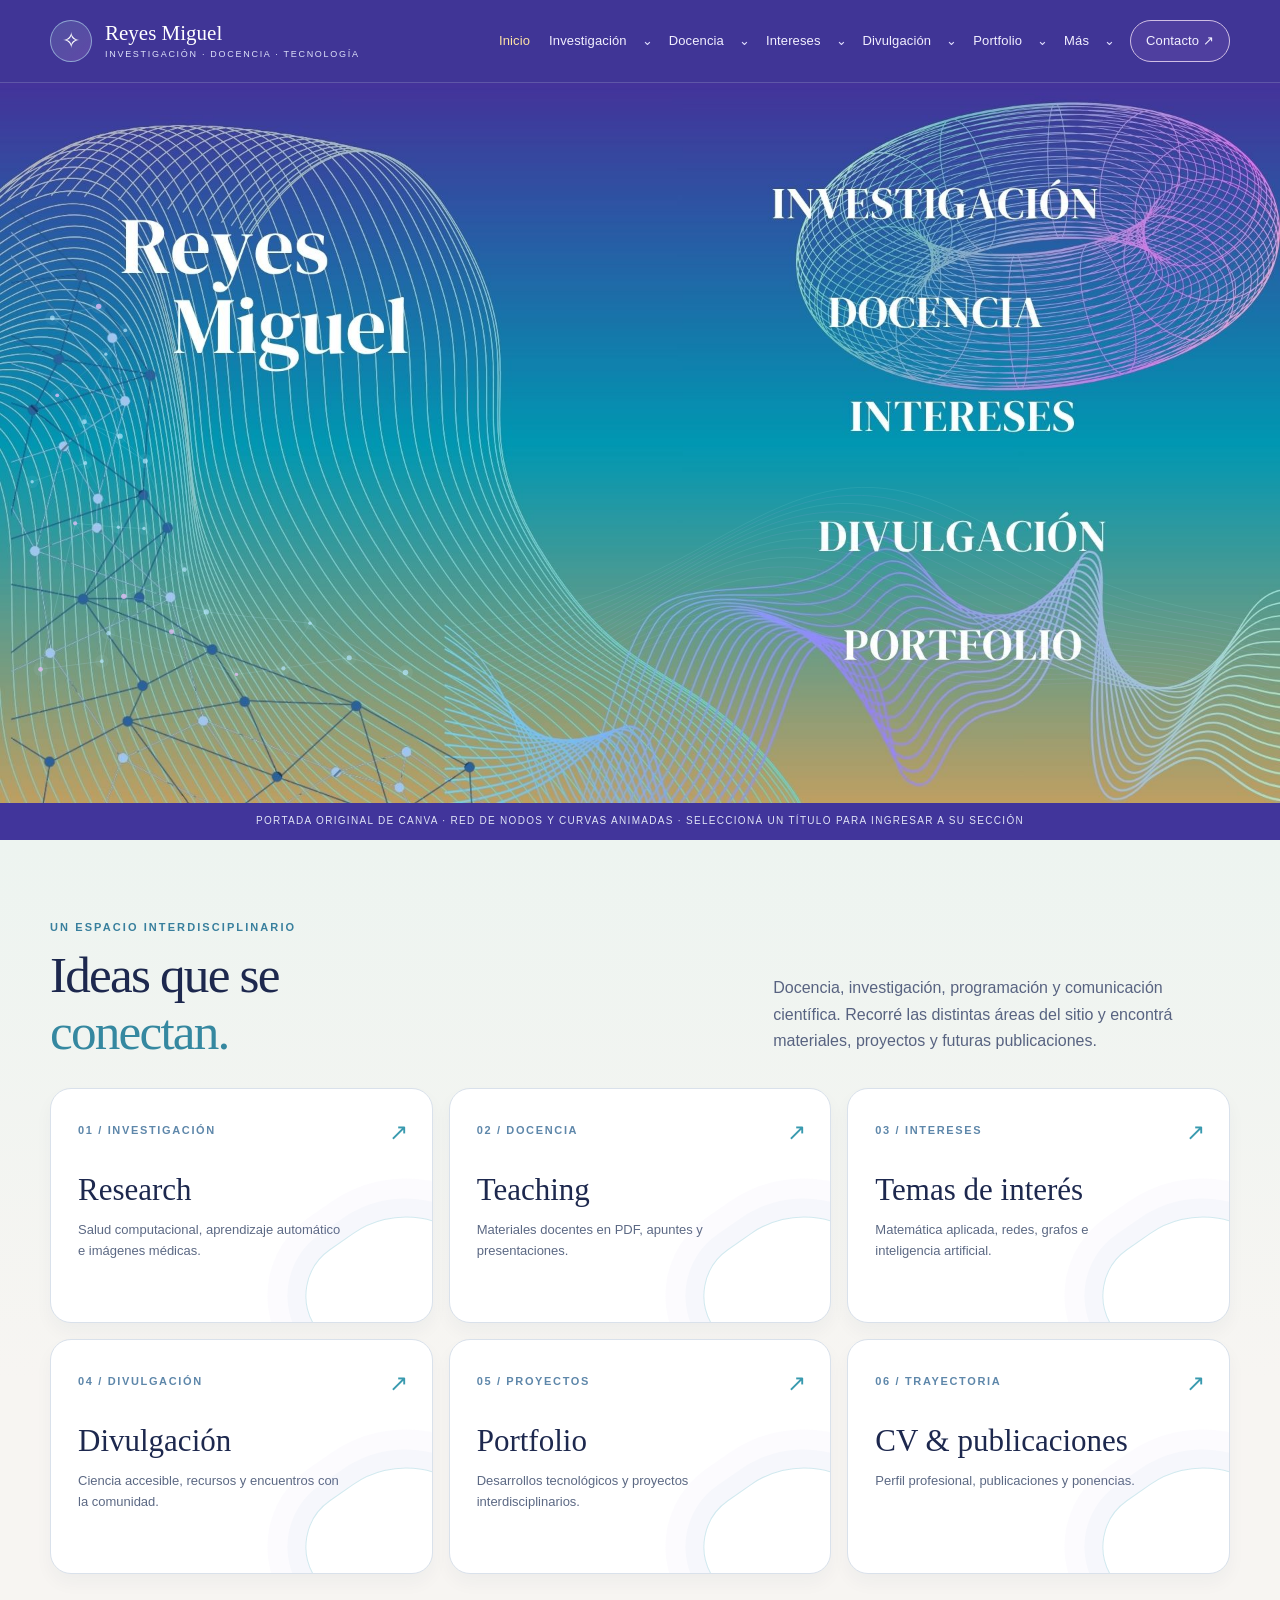
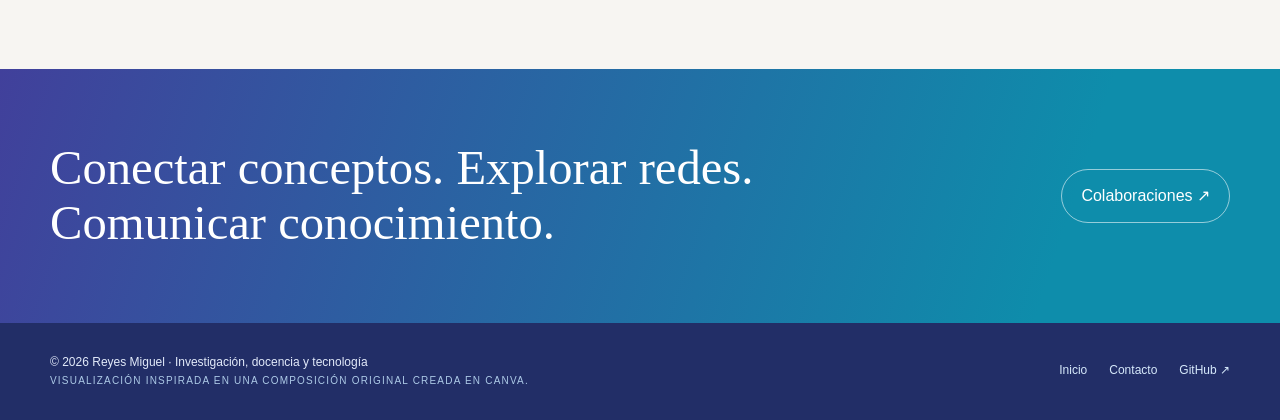
<file: index.html>
<!doctype html>
<html lang="es"><head>
<meta charset="utf-8"><meta name="viewport" content="width=device-width,initial-scale=1">
<meta name="theme-color" content="#41359b"><meta name="description" content="Sitio de Reyes Miguel: investigación, docencia, recursos, divulgación y proyectos.">
<meta property="og:type" content="website"><meta property="og:title" content="Inicio | Reyes Miguel">
<meta property="og:description" content="Sitio de Reyes Miguel: investigación, docencia, recursos, divulgación y proyectos.">
<meta property="og:image" content="assets/img/portada-webSite.jpg">
<link rel="icon" href="assets/img/favicon.svg" type="image/svg+xml">
<link rel="stylesheet" href="assets/css/styles.css">
<script defer src="assets/js/main.js"></script>
<title>Inicio | Reyes Miguel</title>
</head><body data-root="" data-page="Inicio">
<a class="skip-link" href="#main">Saltar al contenido</a>
<header class="site-header"><div class="container header-inner">
<a class="brand" href="index.html" aria-label="Reyes Miguel, volver al inicio"><span class="brand-symbol" aria-hidden="true">✧</span><span class="brand-copy">Reyes Miguel<small>INVESTIGACIÓN · DOCENCIA · TECNOLOGÍA</small></span></a>
<button id="menu-toggle" class="menu-toggle" type="button" aria-label="Mostrar u ocultar el menú" aria-expanded="false" aria-controls="primary-nav">☰</button>
<nav id="primary-nav" class="nav" aria-label="Navegación principal"><div class="nav-entry"><a class="nav-link" href="index.html" aria-current="page">Inicio</a></div><div class="nav-entry"><a class="nav-link" href="research.html">Investigación</a><button type="button" class="nav-trigger" aria-label="Desplegar Investigación" aria-expanded="false" aria-controls="nav-dropdown-1">⌄</button><div class="dropdown" id="nav-dropdown-1"><a href="research.html">Panorama</a><a href="research/salud/">Salud computacional</a><a href="research/IA_imagenes_medicas/">IA e imágenes médicas</a></div></div><div class="nav-entry"><a class="nav-link" href="teaching.html">Docencia</a><button type="button" class="nav-trigger" aria-label="Desplegar Docencia" aria-expanded="false" aria-controls="nav-dropdown-2">⌄</button><div class="dropdown" id="nav-dropdown-2"><a href="teaching.html">Todos los materiales</a><a href="teaching.html#materiales">Apuntes y guías</a><a href="teaching.html#materiales">Presentaciones PDF</a></div></div><div class="nav-entry"><a class="nav-link" href="intereses.html">Intereses</a><button type="button" class="nav-trigger" aria-label="Desplegar Intereses" aria-expanded="false" aria-controls="nav-dropdown-3">⌄</button><div class="dropdown" id="nav-dropdown-3"><a href="intereses.html">Áreas de interés</a><a href="intereses.html#grafos">Redes y grafos</a><a href="intereses.html#matematica">Matemática aplicada</a></div></div><div class="nav-entry"><a class="nav-link" href="divulgacion.html">Divulgación</a><button type="button" class="nav-trigger" aria-label="Desplegar Divulgación" aria-expanded="false" aria-controls="nav-dropdown-4">⌄</button><div class="dropdown" id="nav-dropdown-4"><a href="divulgacion.html">Recursos de divulgación</a><a href="conferencias.html">Conferencias y congresos</a><a href="publicaciones.html">Publicaciones</a></div></div><div class="nav-entry"><a class="nav-link" href="portfolio.html">Portfolio</a><button type="button" class="nav-trigger" aria-label="Desplegar Portfolio" aria-expanded="false" aria-controls="nav-dropdown-5">⌄</button><div class="dropdown" id="nav-dropdown-5"><a href="portfolio.html">Explorar proyectos</a><a href="portfolio.html#areas">Desarrollo de software</a><a href="portfolio.html#areas">Ciencia de datos e IA</a></div></div><div class="nav-entry"><a class="nav-link" href="cv.html">Más</a><button type="button" class="nav-trigger" aria-label="Desplegar Más" aria-expanded="false" aria-controls="nav-dropdown-6">⌄</button><div class="dropdown" id="nav-dropdown-6"><a href="cv.html">Currículum vitae</a><a href="publicaciones.html">Publicaciones</a><a href="conferencias.html">Conferencias</a><a href="contacto.html">Contacto</a></div></div><a class="nav-link nav-special" href="contacto.html">Contacto ↗</a><div class="mobile-nav-note">Elegí un título para abrir su página o la flecha para desplegar sus subsecciones.</div></nav>
</div></header>
<main id="main" class="home-main"><section class="cover" id="cover" aria-labelledby="cover-title">
<h1 class="sr-only" id="cover-title">Reyes Miguel · Investigación, docencia, intereses, divulgación y portfolio</h1>
<img class="cover-art" src="assets/img/portada-webSite.jpg" width="1920" height="1080" alt="Portada original creada en Canva: Reyes Miguel, una composición de redes y curvas geométricas en tonos violetas, azules, turquesas y ocres, con enlaces a Investigación, Docencia, Intereses, Divulgación y Portfolio." fetchpriority="high">
<canvas class="cover-canvas" id="cover-canvas" aria-hidden="true"></canvas>
<a class="cover-link" style="left:59%;top:13%;width:30%;height:10%" href="research.html" aria-label="Abrir la página de Investigación"><span class="sr-only">Investigación</span></a>
<a class="cover-link" style="left:62%;top:29%;width:26%;height:9%" href="teaching.html" aria-label="Abrir la página de Docencia"><span class="sr-only">Docencia</span></a>
<a class="cover-link" style="left:64%;top:43%;width:25%;height:9%" href="intereses.html" aria-label="Abrir la página de Intereses"><span class="sr-only">Intereses</span></a>
<a class="cover-link" style="left:62%;top:59%;width:27%;height:9%" href="divulgacion.html" aria-label="Abrir la página de Divulgación"><span class="sr-only">Divulgación</span></a>
<a class="cover-link" style="left:65%;top:75%;width:23%;height:9%" href="portfolio.html" aria-label="Abrir la página de Portfolio"><span class="sr-only">Portfolio</span></a>
</section>
<div class="cover-caption">Portada original de Canva · Red de nodos y curvas animadas · Seleccioná un título para ingresar a su sección</div>
<section class="entry-section"><div class="container"><div class="split-head"><div><div class="eyebrow">Un espacio interdisciplinario</div><h2>Ideas que se<br><span class="accent">conectan.</span></h2></div><p>Docencia, investigación, programación y comunicación científica. Recorré las distintas áreas del sitio y encontrá materiales, proyectos y futuras publicaciones.</p></div>
<div class="section-grid">
<a class="section-tile" href="research.html"><span class="tile-no">01 / INVESTIGACIÓN</span><span class="tile-arrow">↗</span><h3>Research</h3><p>Salud computacional, aprendizaje automático e imágenes médicas.</p></a>
<a class="section-tile" href="teaching.html"><span class="tile-no">02 / DOCENCIA</span><span class="tile-arrow">↗</span><h3>Teaching</h3><p>Materiales docentes en PDF, apuntes y presentaciones.</p></a>
<a class="section-tile" href="intereses.html"><span class="tile-no">03 / INTERESES</span><span class="tile-arrow">↗</span><h3>Temas de interés</h3><p>Matemática aplicada, redes, grafos e inteligencia artificial.</p></a>
<a class="section-tile" href="divulgacion.html"><span class="tile-no">04 / DIVULGACIÓN</span><span class="tile-arrow">↗</span><h3>Divulgación</h3><p>Ciencia accesible, recursos y encuentros con la comunidad.</p></a>
<a class="section-tile" href="portfolio.html"><span class="tile-no">05 / PROYECTOS</span><span class="tile-arrow">↗</span><h3>Portfolio</h3><p>Desarrollos tecnológicos y proyectos interdisciplinarios.</p></a>
<a class="section-tile" href="cv.html"><span class="tile-no">06 / TRAYECTORIA</span><span class="tile-arrow">↗</span><h3>CV & publicaciones</h3><p>Perfil profesional, publicaciones y ponencias.</p></a>
</div></div></section>
<section class="home-quote"><div class="container home-quote-inner"><p>Conectar conceptos. Explorar redes. Comunicar conocimiento.</p><a class="light-outline" href="contacto.html">Colaboraciones ↗</a></div></section></main>
<footer class="site-footer"><div class="container footer-inner"><div><div>© <span data-year></span> Reyes Miguel · Investigación, docencia y tecnología</div><div class="footer-micro">Visualización inspirada en una composición original creada en Canva.</div></div><div class="footer-links"><a href="index.html">Inicio</a><a href="contacto.html">Contacto</a><a data-github href="https://github.com/migue212852" target="_blank" rel="noopener noreferrer">GitHub ↗</a></div></div></footer>
</body></html>
</file>
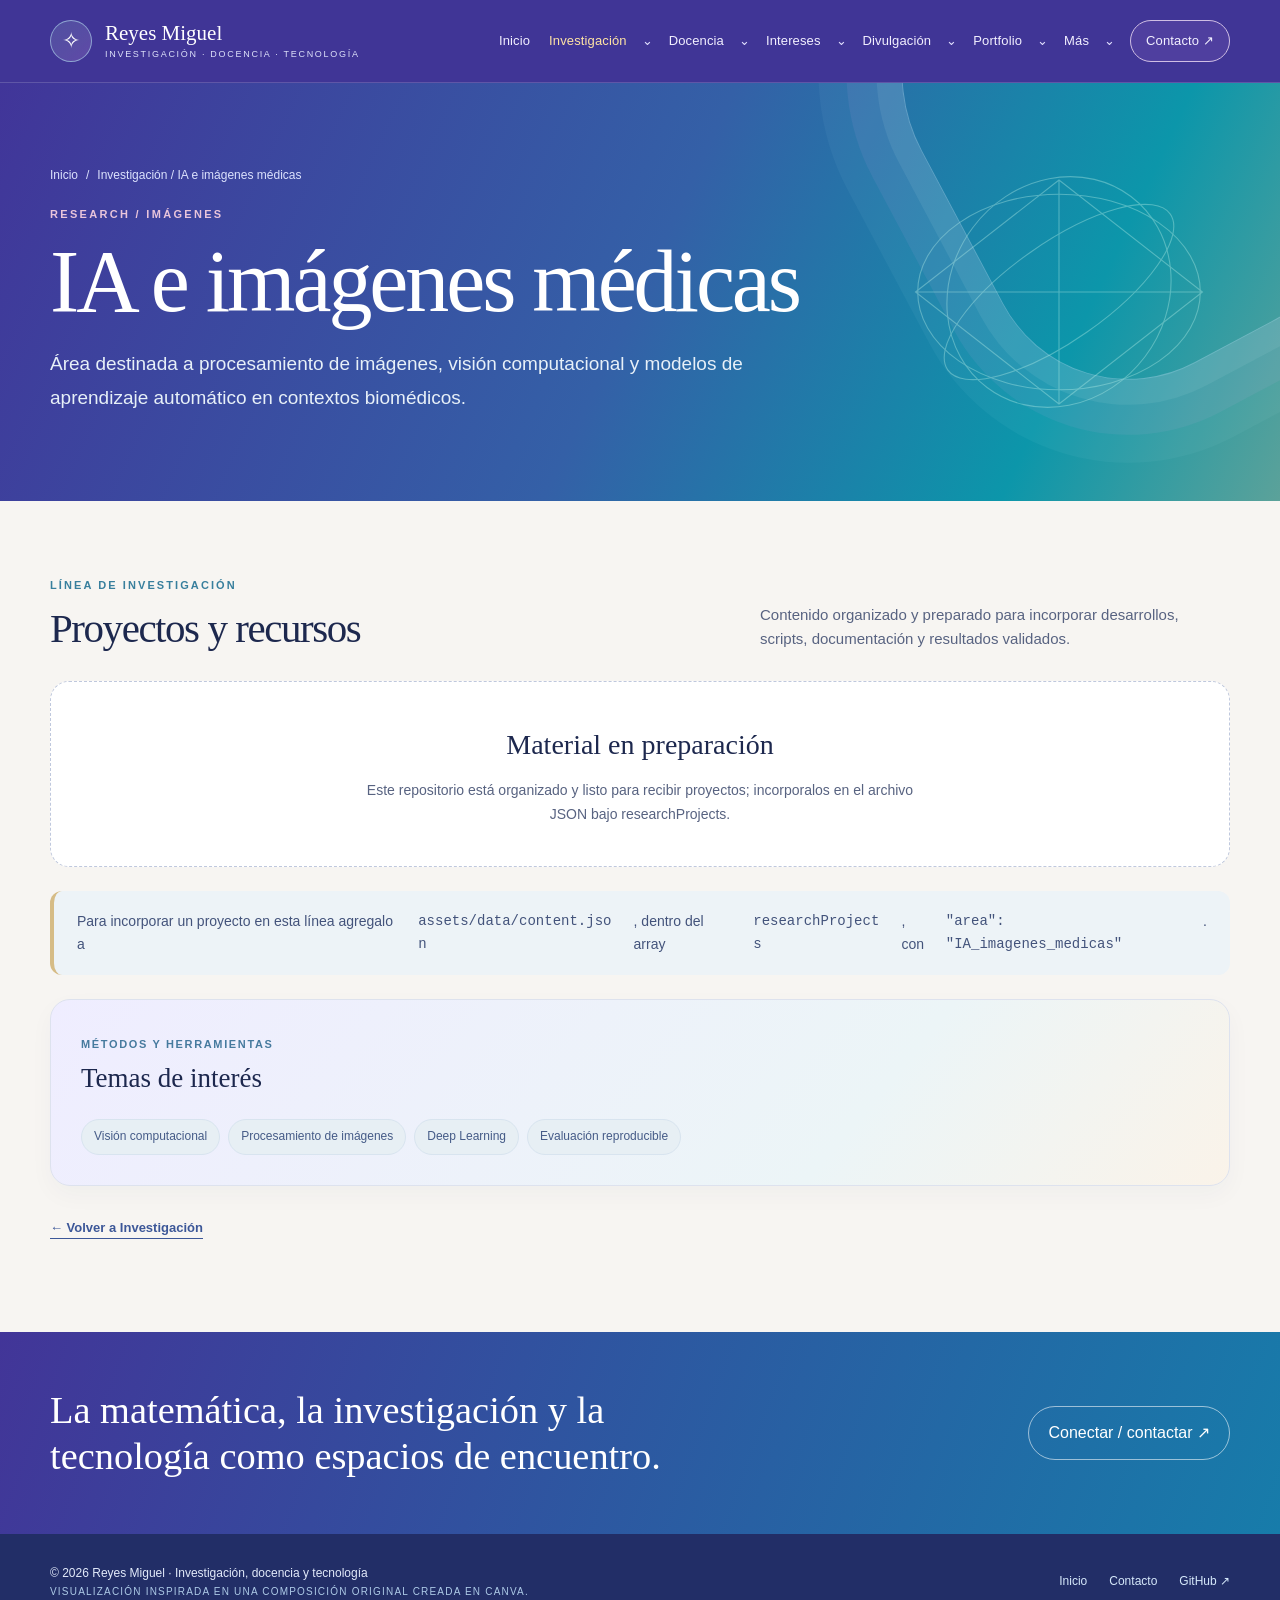
<file: research/IA_imagenes_medicas/index.html>
<!doctype html>
<html lang="es"><head>
<meta charset="utf-8"><meta name="viewport" content="width=device-width,initial-scale=1">
<meta name="theme-color" content="#41359b"><meta name="description" content="Área destinada a procesamiento de imágenes, visión computacional y modelos de aprendizaje automático en contextos biomédicos.">
<meta property="og:type" content="website"><meta property="og:title" content="IA e imágenes médicas | Reyes Miguel">
<meta property="og:description" content="Área destinada a procesamiento de imágenes, visión computacional y modelos de aprendizaje automático en contextos biomédicos.">
<meta property="og:image" content="../../assets/img/portada-webSite.jpg">
<link rel="icon" href="../../assets/img/favicon.svg" type="image/svg+xml">
<link rel="stylesheet" href="../../assets/css/styles.css">
<script defer src="../../assets/js/main.js"></script>
<title>IA e imágenes médicas | Reyes Miguel</title>
</head><body data-root="../../" data-page="Investigación" data-research-area="IA_imagenes_medicas">
<a class="skip-link" href="#main">Saltar al contenido</a>
<header class="site-header"><div class="container header-inner">
<a class="brand" href="../../index.html" aria-label="Reyes Miguel, volver al inicio"><span class="brand-symbol" aria-hidden="true">✧</span><span class="brand-copy">Reyes Miguel<small>INVESTIGACIÓN · DOCENCIA · TECNOLOGÍA</small></span></a>
<button id="menu-toggle" class="menu-toggle" type="button" aria-label="Mostrar u ocultar el menú" aria-expanded="false" aria-controls="primary-nav">☰</button>
<nav id="primary-nav" class="nav" aria-label="Navegación principal"><div class="nav-entry"><a class="nav-link" href="../../index.html">Inicio</a></div><div class="nav-entry"><a class="nav-link" href="../../research.html" aria-current="page">Investigación</a><button type="button" class="nav-trigger" aria-label="Desplegar Investigación" aria-expanded="false" aria-controls="nav-dropdown-1">⌄</button><div class="dropdown" id="nav-dropdown-1"><a href="../../research.html">Panorama</a><a href="../../research/salud/">Salud computacional</a><a href="../../research/IA_imagenes_medicas/">IA e imágenes médicas</a></div></div><div class="nav-entry"><a class="nav-link" href="../../teaching.html">Docencia</a><button type="button" class="nav-trigger" aria-label="Desplegar Docencia" aria-expanded="false" aria-controls="nav-dropdown-2">⌄</button><div class="dropdown" id="nav-dropdown-2"><a href="../../teaching.html">Todos los materiales</a><a href="../../teaching.html#materiales">Apuntes y guías</a><a href="../../teaching.html#materiales">Presentaciones PDF</a></div></div><div class="nav-entry"><a class="nav-link" href="../../intereses.html">Intereses</a><button type="button" class="nav-trigger" aria-label="Desplegar Intereses" aria-expanded="false" aria-controls="nav-dropdown-3">⌄</button><div class="dropdown" id="nav-dropdown-3"><a href="../../intereses.html">Áreas de interés</a><a href="../../intereses.html#grafos">Redes y grafos</a><a href="../../intereses.html#matematica">Matemática aplicada</a></div></div><div class="nav-entry"><a class="nav-link" href="../../divulgacion.html">Divulgación</a><button type="button" class="nav-trigger" aria-label="Desplegar Divulgación" aria-expanded="false" aria-controls="nav-dropdown-4">⌄</button><div class="dropdown" id="nav-dropdown-4"><a href="../../divulgacion.html">Recursos de divulgación</a><a href="../../conferencias.html">Conferencias y congresos</a><a href="../../publicaciones.html">Publicaciones</a></div></div><div class="nav-entry"><a class="nav-link" href="../../portfolio.html">Portfolio</a><button type="button" class="nav-trigger" aria-label="Desplegar Portfolio" aria-expanded="false" aria-controls="nav-dropdown-5">⌄</button><div class="dropdown" id="nav-dropdown-5"><a href="../../portfolio.html">Explorar proyectos</a><a href="../../portfolio.html#areas">Desarrollo de software</a><a href="../../portfolio.html#areas">Ciencia de datos e IA</a></div></div><div class="nav-entry"><a class="nav-link" href="../../cv.html">Más</a><button type="button" class="nav-trigger" aria-label="Desplegar Más" aria-expanded="false" aria-controls="nav-dropdown-6">⌄</button><div class="dropdown" id="nav-dropdown-6"><a href="../../cv.html">Currículum vitae</a><a href="../../publicaciones.html">Publicaciones</a><a href="../../conferencias.html">Conferencias</a><a href="../../contacto.html">Contacto</a></div></div><a class="nav-link nav-special" href="../../contacto.html">Contacto ↗</a><div class="mobile-nav-note">Elegí un título para abrir su página o la flecha para desplegar sus subsecciones.</div></nav>
</div></header>
<main id="main" class="page-main"><section class="interior-hero"><svg class="hero-wire" viewBox="0 0 300 230" aria-hidden="true"><g fill="none" stroke="#b7f0e8" stroke-width="1"><ellipse cx="150" cy="115" rx="130" ry="90"/><ellipse cx="150" cy="115" rx="99" ry="110" transform="rotate(37 150 115)"/><ellipse cx="150" cy="115" rx="125" ry="45" transform="rotate(-35 150 115)"/><path d="M18 115 150 12 282 115 150 218zM18 115l264 0M150 12v206"/></g></svg>
<div class="container inner-hero-content"><div class="breadcrumbs"><a href="../../index.html">Inicio</a><span> / </span><span>Investigación / IA e imágenes médicas</span></div>
<div class="inner-kicker">RESEARCH / IMÁGENES</div><h1>IA e imágenes médicas</h1><p>Área destinada a procesamiento de imágenes, visión computacional y modelos de aprendizaje automático en contextos biomédicos.</p></div></section>
<section class="content-section"><div class="container"><div class="section-title-row"><div><span class="eyebrow">Línea de investigación</span><h2>Proyectos y recursos</h2></div><p>Contenido organizado y preparado para incorporar desarrollos, scripts, documentación y resultados validados.</p></div><div id="research-project-list" class="data-list" aria-live="polite"></div><div class="info-strip">Para incorporar un proyecto en esta línea agregalo a <code>assets/data/content.json</code>, dentro del array <code>researchProjects</code>, con <code>"area": "IA_imagenes_medicas"</code>.</div>
<div class="panel panel-gradient"><span class="micro">Métodos y herramientas</span><h3>Temas de interés</h3><ul class="pill-list"><li>Visión computacional</li><li>Procesamiento de imágenes</li><li>Deep Learning</li><li>Evaluación reproducible</li></ul></div>
<div style="margin-top:28px"><a class="text-link" href="../../research.html">← Volver a Investigación</a></div></div></section><section class="page-end-cta"><div class="container page-end-cta-inner"><p>La matemática, la investigación y la tecnología como espacios de encuentro.</p><a class="light-outline" href="../../contacto.html">Conectar / contactar ↗</a></div></section></main>
<footer class="site-footer"><div class="container footer-inner"><div><div>© <span data-year></span> Reyes Miguel · Investigación, docencia y tecnología</div><div class="footer-micro">Visualización inspirada en una composición original creada en Canva.</div></div><div class="footer-links"><a href="../../index.html">Inicio</a><a href="../../contacto.html">Contacto</a><a data-github href="https://github.com/migue212852" target="_blank" rel="noopener noreferrer">GitHub ↗</a></div></div></footer>
</body></html>
</file>
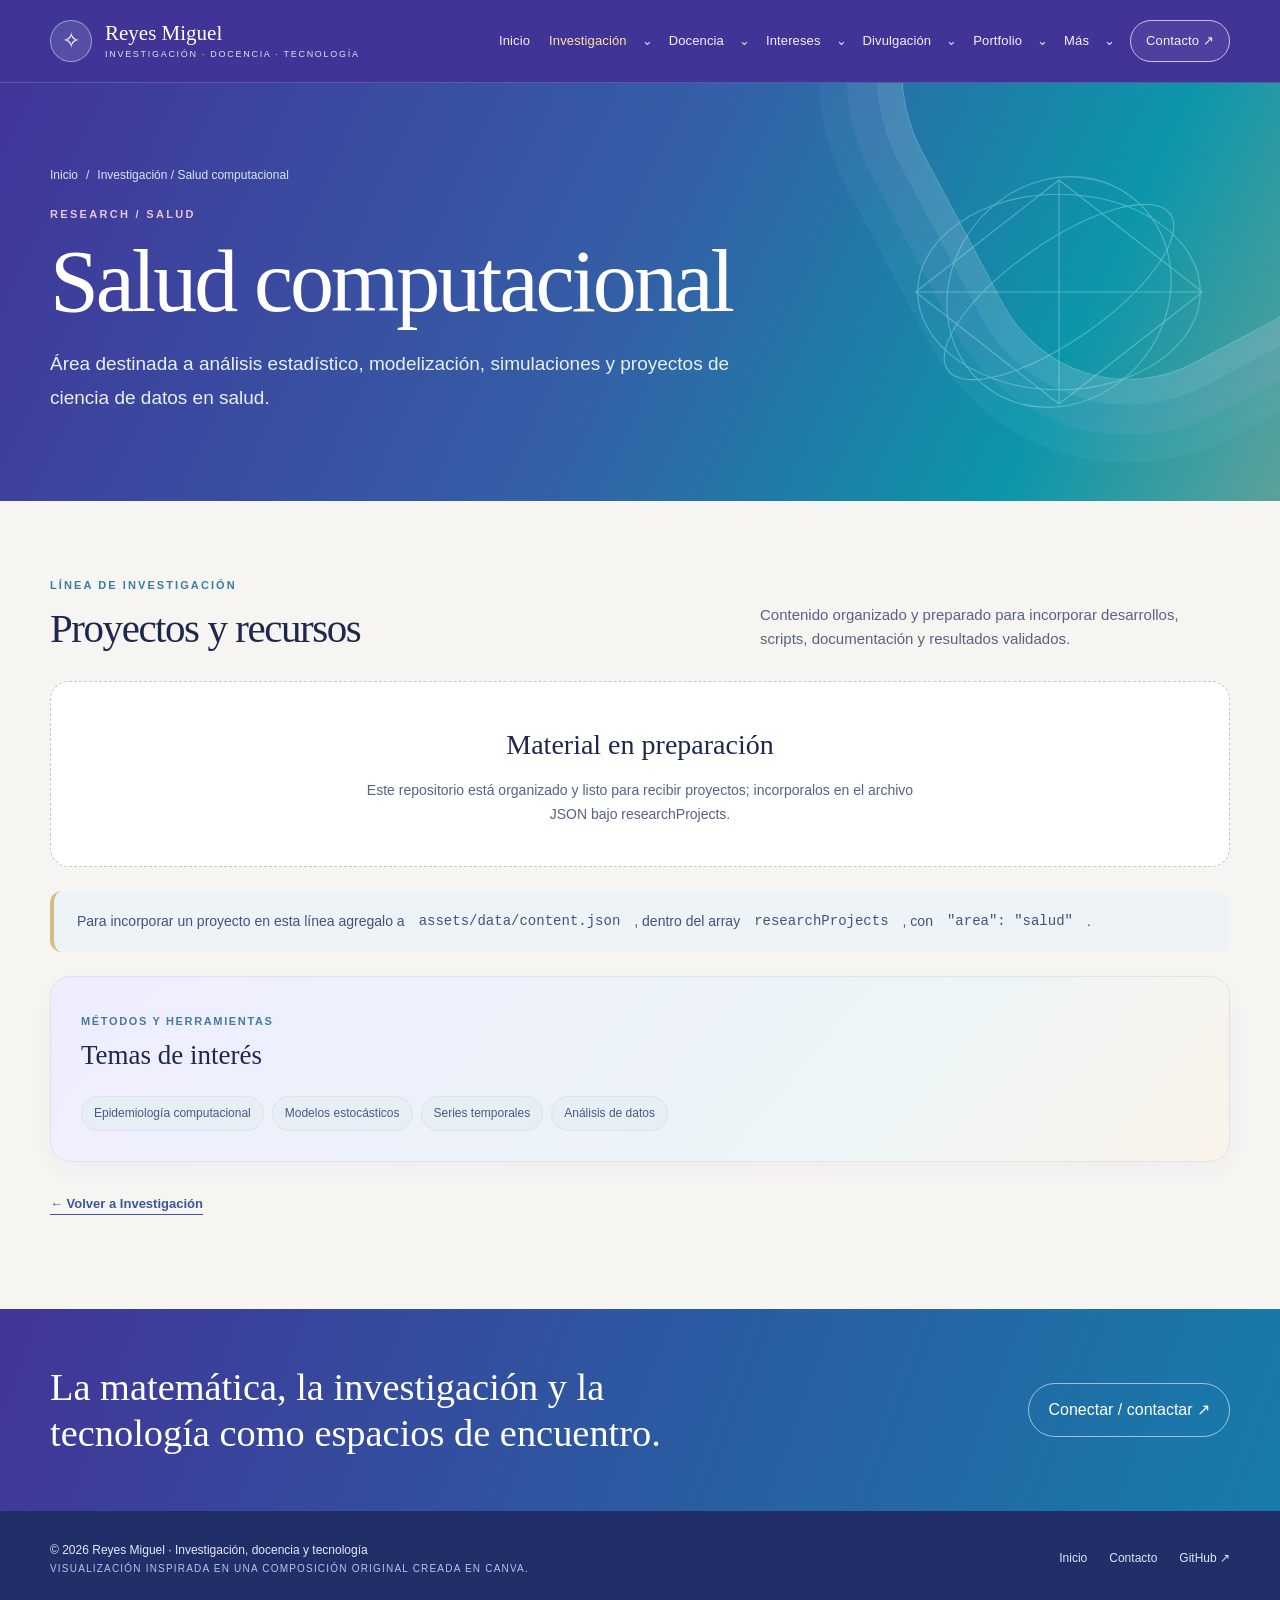
<file: research/salud/index.html>
<!doctype html>
<html lang="es"><head>
<meta charset="utf-8"><meta name="viewport" content="width=device-width,initial-scale=1">
<meta name="theme-color" content="#41359b"><meta name="description" content="Área destinada a análisis estadístico, modelización, simulaciones y proyectos de ciencia de datos en salud.">
<meta property="og:type" content="website"><meta property="og:title" content="Salud computacional | Reyes Miguel">
<meta property="og:description" content="Área destinada a análisis estadístico, modelización, simulaciones y proyectos de ciencia de datos en salud.">
<meta property="og:image" content="../../assets/img/portada-webSite.jpg">
<link rel="icon" href="../../assets/img/favicon.svg" type="image/svg+xml">
<link rel="stylesheet" href="../../assets/css/styles.css">
<script defer src="../../assets/js/main.js"></script>
<title>Salud computacional | Reyes Miguel</title>
</head><body data-root="../../" data-page="Investigación" data-research-area="salud">
<a class="skip-link" href="#main">Saltar al contenido</a>
<header class="site-header"><div class="container header-inner">
<a class="brand" href="../../index.html" aria-label="Reyes Miguel, volver al inicio"><span class="brand-symbol" aria-hidden="true">✧</span><span class="brand-copy">Reyes Miguel<small>INVESTIGACIÓN · DOCENCIA · TECNOLOGÍA</small></span></a>
<button id="menu-toggle" class="menu-toggle" type="button" aria-label="Mostrar u ocultar el menú" aria-expanded="false" aria-controls="primary-nav">☰</button>
<nav id="primary-nav" class="nav" aria-label="Navegación principal"><div class="nav-entry"><a class="nav-link" href="../../index.html">Inicio</a></div><div class="nav-entry"><a class="nav-link" href="../../research.html" aria-current="page">Investigación</a><button type="button" class="nav-trigger" aria-label="Desplegar Investigación" aria-expanded="false" aria-controls="nav-dropdown-1">⌄</button><div class="dropdown" id="nav-dropdown-1"><a href="../../research.html">Panorama</a><a href="../../research/salud/">Salud computacional</a><a href="../../research/IA_imagenes_medicas/">IA e imágenes médicas</a></div></div><div class="nav-entry"><a class="nav-link" href="../../teaching.html">Docencia</a><button type="button" class="nav-trigger" aria-label="Desplegar Docencia" aria-expanded="false" aria-controls="nav-dropdown-2">⌄</button><div class="dropdown" id="nav-dropdown-2"><a href="../../teaching.html">Todos los materiales</a><a href="../../teaching.html#materiales">Apuntes y guías</a><a href="../../teaching.html#materiales">Presentaciones PDF</a></div></div><div class="nav-entry"><a class="nav-link" href="../../intereses.html">Intereses</a><button type="button" class="nav-trigger" aria-label="Desplegar Intereses" aria-expanded="false" aria-controls="nav-dropdown-3">⌄</button><div class="dropdown" id="nav-dropdown-3"><a href="../../intereses.html">Áreas de interés</a><a href="../../intereses.html#grafos">Redes y grafos</a><a href="../../intereses.html#matematica">Matemática aplicada</a></div></div><div class="nav-entry"><a class="nav-link" href="../../divulgacion.html">Divulgación</a><button type="button" class="nav-trigger" aria-label="Desplegar Divulgación" aria-expanded="false" aria-controls="nav-dropdown-4">⌄</button><div class="dropdown" id="nav-dropdown-4"><a href="../../divulgacion.html">Recursos de divulgación</a><a href="../../conferencias.html">Conferencias y congresos</a><a href="../../publicaciones.html">Publicaciones</a></div></div><div class="nav-entry"><a class="nav-link" href="../../portfolio.html">Portfolio</a><button type="button" class="nav-trigger" aria-label="Desplegar Portfolio" aria-expanded="false" aria-controls="nav-dropdown-5">⌄</button><div class="dropdown" id="nav-dropdown-5"><a href="../../portfolio.html">Explorar proyectos</a><a href="../../portfolio.html#areas">Desarrollo de software</a><a href="../../portfolio.html#areas">Ciencia de datos e IA</a></div></div><div class="nav-entry"><a class="nav-link" href="../../cv.html">Más</a><button type="button" class="nav-trigger" aria-label="Desplegar Más" aria-expanded="false" aria-controls="nav-dropdown-6">⌄</button><div class="dropdown" id="nav-dropdown-6"><a href="../../cv.html">Currículum vitae</a><a href="../../publicaciones.html">Publicaciones</a><a href="../../conferencias.html">Conferencias</a><a href="../../contacto.html">Contacto</a></div></div><a class="nav-link nav-special" href="../../contacto.html">Contacto ↗</a><div class="mobile-nav-note">Elegí un título para abrir su página o la flecha para desplegar sus subsecciones.</div></nav>
</div></header>
<main id="main" class="page-main"><section class="interior-hero"><svg class="hero-wire" viewBox="0 0 300 230" aria-hidden="true"><g fill="none" stroke="#b7f0e8" stroke-width="1"><ellipse cx="150" cy="115" rx="130" ry="90"/><ellipse cx="150" cy="115" rx="99" ry="110" transform="rotate(37 150 115)"/><ellipse cx="150" cy="115" rx="125" ry="45" transform="rotate(-35 150 115)"/><path d="M18 115 150 12 282 115 150 218zM18 115l264 0M150 12v206"/></g></svg>
<div class="container inner-hero-content"><div class="breadcrumbs"><a href="../../index.html">Inicio</a><span> / </span><span>Investigación / Salud computacional</span></div>
<div class="inner-kicker">RESEARCH / SALUD</div><h1>Salud computacional</h1><p>Área destinada a análisis estadístico, modelización, simulaciones y proyectos de ciencia de datos en salud.</p></div></section>
<section class="content-section"><div class="container"><div class="section-title-row"><div><span class="eyebrow">Línea de investigación</span><h2>Proyectos y recursos</h2></div><p>Contenido organizado y preparado para incorporar desarrollos, scripts, documentación y resultados validados.</p></div><div id="research-project-list" class="data-list" aria-live="polite"></div><div class="info-strip">Para incorporar un proyecto en esta línea agregalo a <code>assets/data/content.json</code>, dentro del array <code>researchProjects</code>, con <code>"area": "salud"</code>.</div>
<div class="panel panel-gradient"><span class="micro">Métodos y herramientas</span><h3>Temas de interés</h3><ul class="pill-list"><li>Epidemiología computacional</li><li>Modelos estocásticos</li><li>Series temporales</li><li>Análisis de datos</li></ul></div>
<div style="margin-top:28px"><a class="text-link" href="../../research.html">← Volver a Investigación</a></div></div></section><section class="page-end-cta"><div class="container page-end-cta-inner"><p>La matemática, la investigación y la tecnología como espacios de encuentro.</p><a class="light-outline" href="../../contacto.html">Conectar / contactar ↗</a></div></section></main>
<footer class="site-footer"><div class="container footer-inner"><div><div>© <span data-year></span> Reyes Miguel · Investigación, docencia y tecnología</div><div class="footer-micro">Visualización inspirada en una composición original creada en Canva.</div></div><div class="footer-links"><a href="../../index.html">Inicio</a><a href="../../contacto.html">Contacto</a><a data-github href="https://github.com/migue212852" target="_blank" rel="noopener noreferrer">GitHub ↗</a></div></div></footer>
</body></html>
</file>
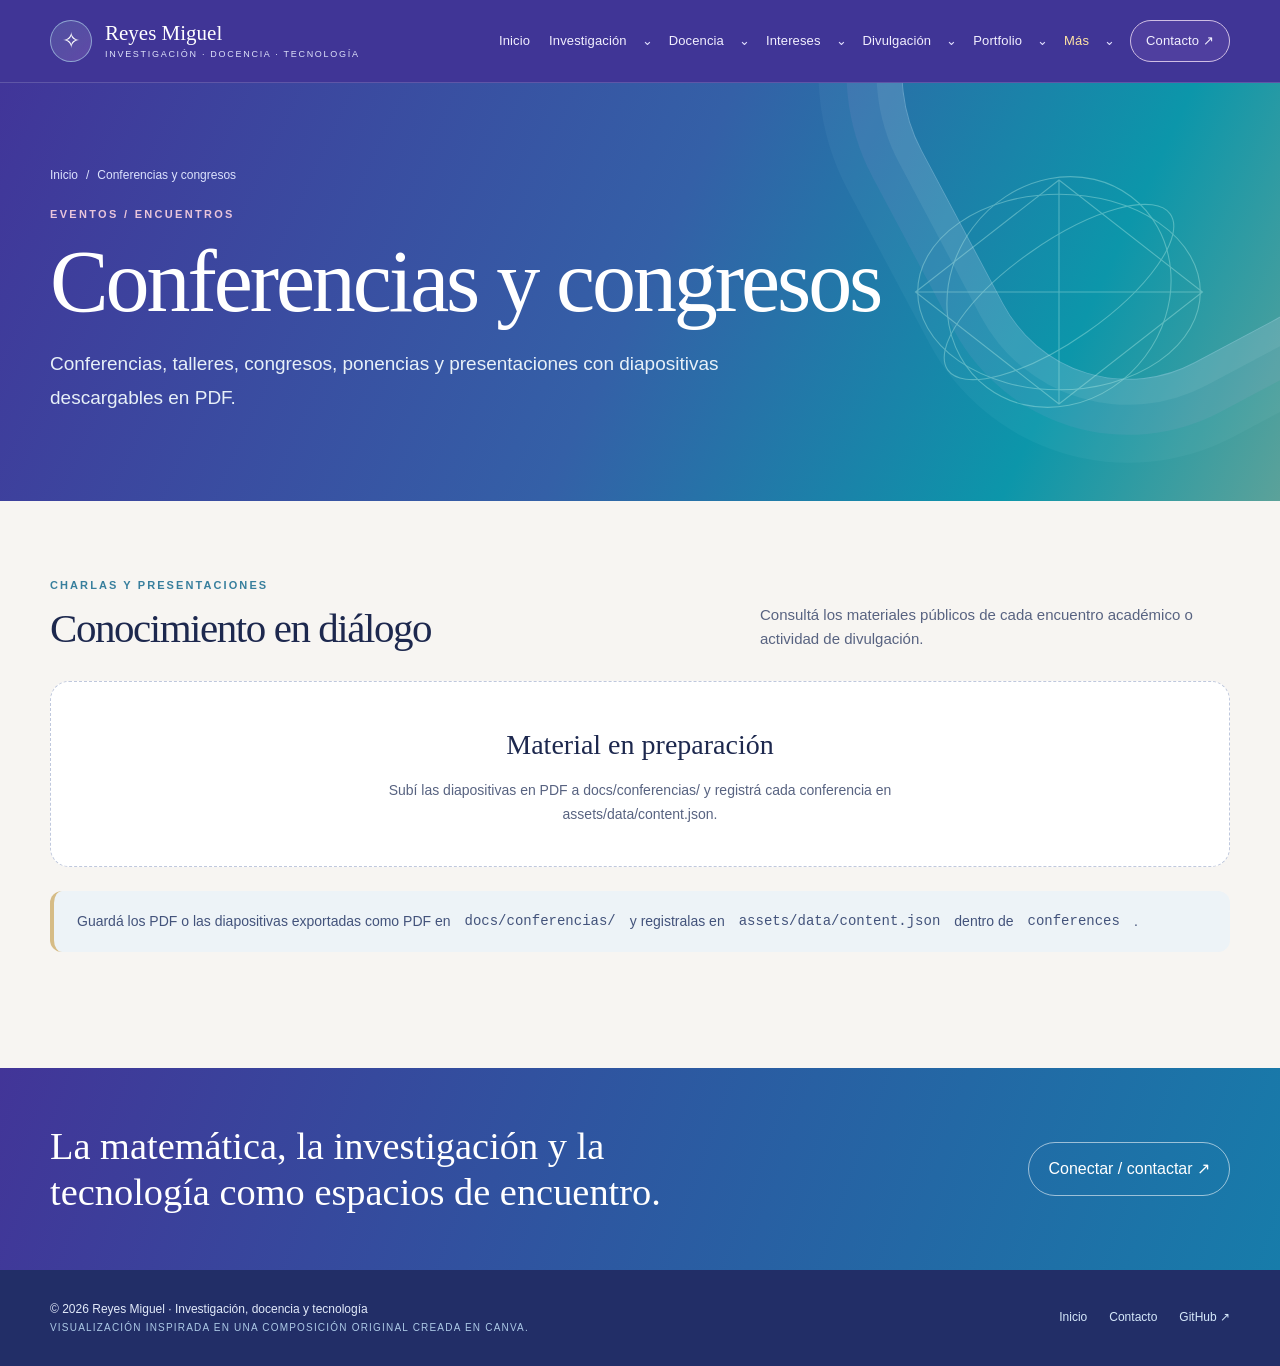
<file: conferencias.html>
<!doctype html>
<html lang="es"><head>
<meta charset="utf-8"><meta name="viewport" content="width=device-width,initial-scale=1">
<meta name="theme-color" content="#41359b"><meta name="description" content="Diapositivas en PDF, ponencias y participación en conferencias y congresos.">
<meta property="og:type" content="website"><meta property="og:title" content="Conferencias y congresos | Reyes Miguel">
<meta property="og:description" content="Diapositivas en PDF, ponencias y participación en conferencias y congresos.">
<meta property="og:image" content="assets/img/portada-webSite.jpg">
<link rel="icon" href="assets/img/favicon.svg" type="image/svg+xml">
<link rel="stylesheet" href="assets/css/styles.css">
<script defer src="assets/js/main.js"></script>
<title>Conferencias y congresos | Reyes Miguel</title>
</head><body data-root="" data-page="Conferencias">
<a class="skip-link" href="#main">Saltar al contenido</a>
<header class="site-header"><div class="container header-inner">
<a class="brand" href="index.html" aria-label="Reyes Miguel, volver al inicio"><span class="brand-symbol" aria-hidden="true">✧</span><span class="brand-copy">Reyes Miguel<small>INVESTIGACIÓN · DOCENCIA · TECNOLOGÍA</small></span></a>
<button id="menu-toggle" class="menu-toggle" type="button" aria-label="Mostrar u ocultar el menú" aria-expanded="false" aria-controls="primary-nav">☰</button>
<nav id="primary-nav" class="nav" aria-label="Navegación principal"><div class="nav-entry"><a class="nav-link" href="index.html">Inicio</a></div><div class="nav-entry"><a class="nav-link" href="research.html">Investigación</a><button type="button" class="nav-trigger" aria-label="Desplegar Investigación" aria-expanded="false" aria-controls="nav-dropdown-1">⌄</button><div class="dropdown" id="nav-dropdown-1"><a href="research.html">Panorama</a><a href="research/salud/">Salud computacional</a><a href="research/IA_imagenes_medicas/">IA e imágenes médicas</a></div></div><div class="nav-entry"><a class="nav-link" href="teaching.html">Docencia</a><button type="button" class="nav-trigger" aria-label="Desplegar Docencia" aria-expanded="false" aria-controls="nav-dropdown-2">⌄</button><div class="dropdown" id="nav-dropdown-2"><a href="teaching.html">Todos los materiales</a><a href="teaching.html#materiales">Apuntes y guías</a><a href="teaching.html#materiales">Presentaciones PDF</a></div></div><div class="nav-entry"><a class="nav-link" href="intereses.html">Intereses</a><button type="button" class="nav-trigger" aria-label="Desplegar Intereses" aria-expanded="false" aria-controls="nav-dropdown-3">⌄</button><div class="dropdown" id="nav-dropdown-3"><a href="intereses.html">Áreas de interés</a><a href="intereses.html#grafos">Redes y grafos</a><a href="intereses.html#matematica">Matemática aplicada</a></div></div><div class="nav-entry"><a class="nav-link" href="divulgacion.html">Divulgación</a><button type="button" class="nav-trigger" aria-label="Desplegar Divulgación" aria-expanded="false" aria-controls="nav-dropdown-4">⌄</button><div class="dropdown" id="nav-dropdown-4"><a href="divulgacion.html">Recursos de divulgación</a><a href="conferencias.html">Conferencias y congresos</a><a href="publicaciones.html">Publicaciones</a></div></div><div class="nav-entry"><a class="nav-link" href="portfolio.html">Portfolio</a><button type="button" class="nav-trigger" aria-label="Desplegar Portfolio" aria-expanded="false" aria-controls="nav-dropdown-5">⌄</button><div class="dropdown" id="nav-dropdown-5"><a href="portfolio.html">Explorar proyectos</a><a href="portfolio.html#areas">Desarrollo de software</a><a href="portfolio.html#areas">Ciencia de datos e IA</a></div></div><div class="nav-entry"><a class="nav-link" href="cv.html" aria-current="page">Más</a><button type="button" class="nav-trigger" aria-label="Desplegar Más" aria-expanded="false" aria-controls="nav-dropdown-6">⌄</button><div class="dropdown" id="nav-dropdown-6"><a href="cv.html">Currículum vitae</a><a href="publicaciones.html">Publicaciones</a><a href="conferencias.html">Conferencias</a><a href="contacto.html">Contacto</a></div></div><a class="nav-link nav-special" href="contacto.html">Contacto ↗</a><div class="mobile-nav-note">Elegí un título para abrir su página o la flecha para desplegar sus subsecciones.</div></nav>
</div></header>
<main id="main" class="page-main"><section class="interior-hero"><svg class="hero-wire" viewBox="0 0 300 230" aria-hidden="true"><g fill="none" stroke="#b7f0e8" stroke-width="1"><ellipse cx="150" cy="115" rx="130" ry="90"/><ellipse cx="150" cy="115" rx="99" ry="110" transform="rotate(37 150 115)"/><ellipse cx="150" cy="115" rx="125" ry="45" transform="rotate(-35 150 115)"/><path d="M18 115 150 12 282 115 150 218zM18 115l264 0M150 12v206"/></g></svg>
<div class="container inner-hero-content"><div class="breadcrumbs"><a href="index.html">Inicio</a><span> / </span><span>Conferencias y congresos</span></div>
<div class="inner-kicker">EVENTOS / ENCUENTROS</div><h1>Conferencias y congresos</h1><p>Conferencias, talleres, congresos, ponencias y presentaciones con diapositivas descargables en PDF.</p></div></section>
<section class="content-section"><div class="container"><div class="section-title-row"><div><span class="eyebrow">Charlas y presentaciones</span><h2>Conocimiento en diálogo</h2></div><p>Consultá los materiales públicos de cada encuentro académico o actividad de divulgación.</p></div><div id="conferences-list" class="data-list" aria-live="polite"></div><div class="info-strip">Guardá los PDF o las diapositivas exportadas como PDF en <code>docs/conferencias/</code> y registralas en <code>assets/data/content.json</code> dentro de <code>conferences</code>.</div></div></section><section class="page-end-cta"><div class="container page-end-cta-inner"><p>La matemática, la investigación y la tecnología como espacios de encuentro.</p><a class="light-outline" href="contacto.html">Conectar / contactar ↗</a></div></section></main>
<footer class="site-footer"><div class="container footer-inner"><div><div>© <span data-year></span> Reyes Miguel · Investigación, docencia y tecnología</div><div class="footer-micro">Visualización inspirada en una composición original creada en Canva.</div></div><div class="footer-links"><a href="index.html">Inicio</a><a href="contacto.html">Contacto</a><a data-github href="https://github.com/migue212852" target="_blank" rel="noopener noreferrer">GitHub ↗</a></div></div></footer>
</body></html>
</file>
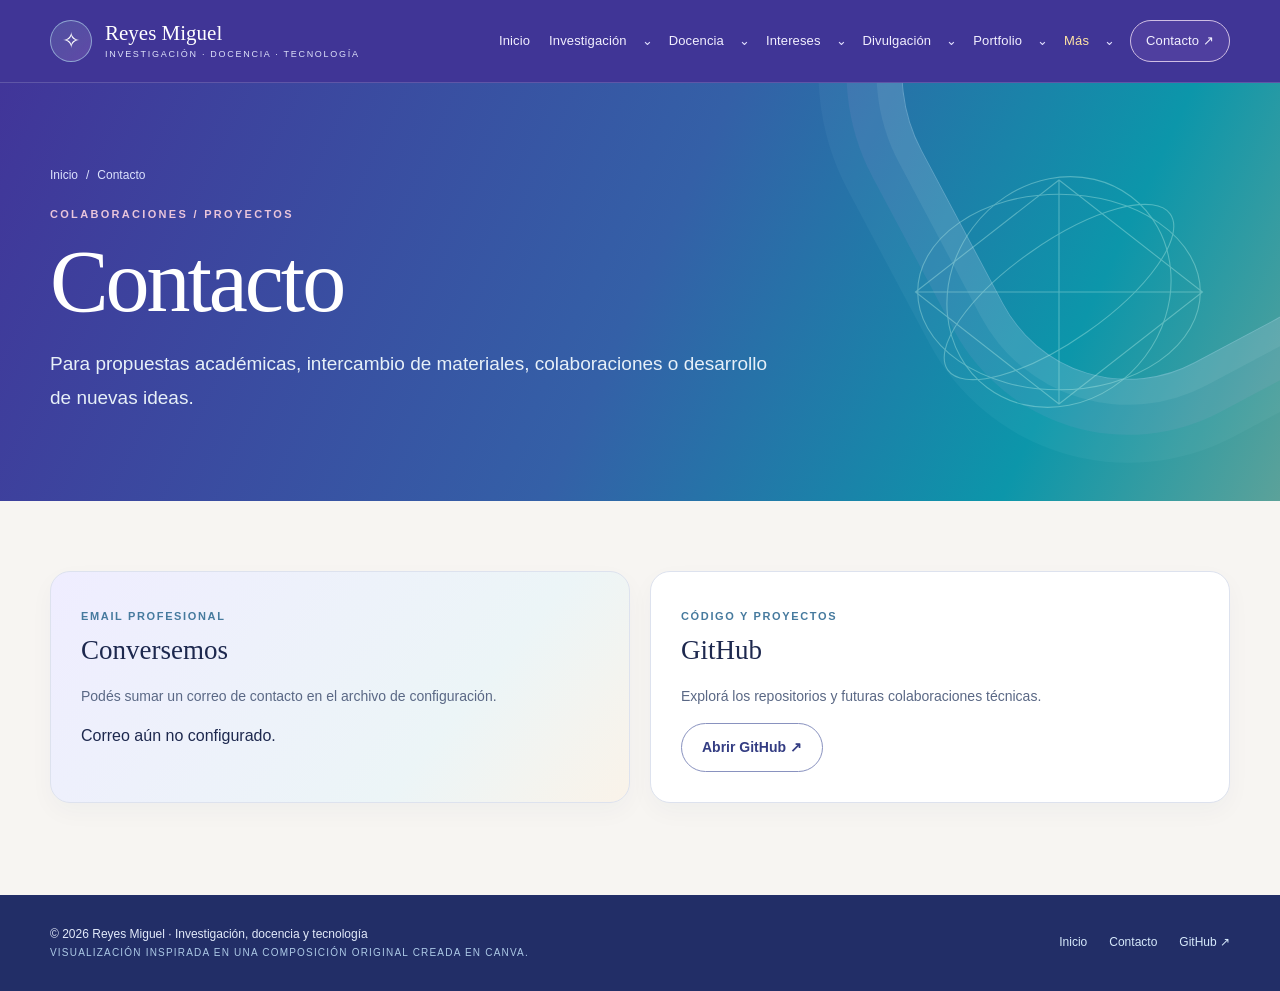
<file: contacto.html>
<!doctype html>
<html lang="es"><head>
<meta charset="utf-8"><meta name="viewport" content="width=device-width,initial-scale=1">
<meta name="theme-color" content="#41359b"><meta name="description" content="Contacto para colaboraciones en investigación, docencia y desarrollo tecnológico.">
<meta property="og:type" content="website"><meta property="og:title" content="Contacto | Reyes Miguel">
<meta property="og:description" content="Contacto para colaboraciones en investigación, docencia y desarrollo tecnológico.">
<meta property="og:image" content="assets/img/portada-webSite.jpg">
<link rel="icon" href="assets/img/favicon.svg" type="image/svg+xml">
<link rel="stylesheet" href="assets/css/styles.css">
<script defer src="assets/js/main.js"></script>
<title>Contacto | Reyes Miguel</title>
</head><body data-root="" data-page="Contacto">
<a class="skip-link" href="#main">Saltar al contenido</a>
<header class="site-header"><div class="container header-inner">
<a class="brand" href="index.html" aria-label="Reyes Miguel, volver al inicio"><span class="brand-symbol" aria-hidden="true">✧</span><span class="brand-copy">Reyes Miguel<small>INVESTIGACIÓN · DOCENCIA · TECNOLOGÍA</small></span></a>
<button id="menu-toggle" class="menu-toggle" type="button" aria-label="Mostrar u ocultar el menú" aria-expanded="false" aria-controls="primary-nav">☰</button>
<nav id="primary-nav" class="nav" aria-label="Navegación principal"><div class="nav-entry"><a class="nav-link" href="index.html">Inicio</a></div><div class="nav-entry"><a class="nav-link" href="research.html">Investigación</a><button type="button" class="nav-trigger" aria-label="Desplegar Investigación" aria-expanded="false" aria-controls="nav-dropdown-1">⌄</button><div class="dropdown" id="nav-dropdown-1"><a href="research.html">Panorama</a><a href="research/salud/">Salud computacional</a><a href="research/IA_imagenes_medicas/">IA e imágenes médicas</a></div></div><div class="nav-entry"><a class="nav-link" href="teaching.html">Docencia</a><button type="button" class="nav-trigger" aria-label="Desplegar Docencia" aria-expanded="false" aria-controls="nav-dropdown-2">⌄</button><div class="dropdown" id="nav-dropdown-2"><a href="teaching.html">Todos los materiales</a><a href="teaching.html#materiales">Apuntes y guías</a><a href="teaching.html#materiales">Presentaciones PDF</a></div></div><div class="nav-entry"><a class="nav-link" href="intereses.html">Intereses</a><button type="button" class="nav-trigger" aria-label="Desplegar Intereses" aria-expanded="false" aria-controls="nav-dropdown-3">⌄</button><div class="dropdown" id="nav-dropdown-3"><a href="intereses.html">Áreas de interés</a><a href="intereses.html#grafos">Redes y grafos</a><a href="intereses.html#matematica">Matemática aplicada</a></div></div><div class="nav-entry"><a class="nav-link" href="divulgacion.html">Divulgación</a><button type="button" class="nav-trigger" aria-label="Desplegar Divulgación" aria-expanded="false" aria-controls="nav-dropdown-4">⌄</button><div class="dropdown" id="nav-dropdown-4"><a href="divulgacion.html">Recursos de divulgación</a><a href="conferencias.html">Conferencias y congresos</a><a href="publicaciones.html">Publicaciones</a></div></div><div class="nav-entry"><a class="nav-link" href="portfolio.html">Portfolio</a><button type="button" class="nav-trigger" aria-label="Desplegar Portfolio" aria-expanded="false" aria-controls="nav-dropdown-5">⌄</button><div class="dropdown" id="nav-dropdown-5"><a href="portfolio.html">Explorar proyectos</a><a href="portfolio.html#areas">Desarrollo de software</a><a href="portfolio.html#areas">Ciencia de datos e IA</a></div></div><div class="nav-entry"><a class="nav-link" href="cv.html" aria-current="page">Más</a><button type="button" class="nav-trigger" aria-label="Desplegar Más" aria-expanded="false" aria-controls="nav-dropdown-6">⌄</button><div class="dropdown" id="nav-dropdown-6"><a href="cv.html">Currículum vitae</a><a href="publicaciones.html">Publicaciones</a><a href="conferencias.html">Conferencias</a><a href="contacto.html">Contacto</a></div></div><a class="nav-link nav-special" href="contacto.html">Contacto ↗</a><div class="mobile-nav-note">Elegí un título para abrir su página o la flecha para desplegar sus subsecciones.</div></nav>
</div></header>
<main id="main" class="page-main"><section class="interior-hero"><svg class="hero-wire" viewBox="0 0 300 230" aria-hidden="true"><g fill="none" stroke="#b7f0e8" stroke-width="1"><ellipse cx="150" cy="115" rx="130" ry="90"/><ellipse cx="150" cy="115" rx="99" ry="110" transform="rotate(37 150 115)"/><ellipse cx="150" cy="115" rx="125" ry="45" transform="rotate(-35 150 115)"/><path d="M18 115 150 12 282 115 150 218zM18 115l264 0M150 12v206"/></g></svg>
<div class="container inner-hero-content"><div class="breadcrumbs"><a href="index.html">Inicio</a><span> / </span><span>Contacto</span></div>
<div class="inner-kicker">COLABORACIONES / PROYECTOS</div><h1>Contacto</h1><p>Para propuestas académicas, intercambio de materiales, colaboraciones o desarrollo de nuevas ideas.</p></div></section>
<section class="content-section"><div class="container"><div class="two-col"><article class="panel panel-gradient"><span class="micro">Email profesional</span><h3>Conversemos</h3><p>Podés sumar un correo de contacto en el archivo de configuración.</p><div class="btn-row"><a class="btn btn-primary" data-email href="#" hidden>Enviar un correo ↗</a><span data-email-hint>Correo aún no configurado.</span></div></article><article class="panel"><span class="micro">Código y proyectos</span><h3>GitHub</h3><p>Explorá los repositorios y futuras colaboraciones técnicas.</p><a class="btn btn-secondary" data-github href="https://github.com/migue212852" target="_blank" rel="noopener noreferrer">Abrir GitHub ↗</a></article></div></div></section></main>
<footer class="site-footer"><div class="container footer-inner"><div><div>© <span data-year></span> Reyes Miguel · Investigación, docencia y tecnología</div><div class="footer-micro">Visualización inspirada en una composición original creada en Canva.</div></div><div class="footer-links"><a href="index.html">Inicio</a><a href="contacto.html">Contacto</a><a data-github href="https://github.com/migue212852" target="_blank" rel="noopener noreferrer">GitHub ↗</a></div></div></footer>
</body></html>
</file>
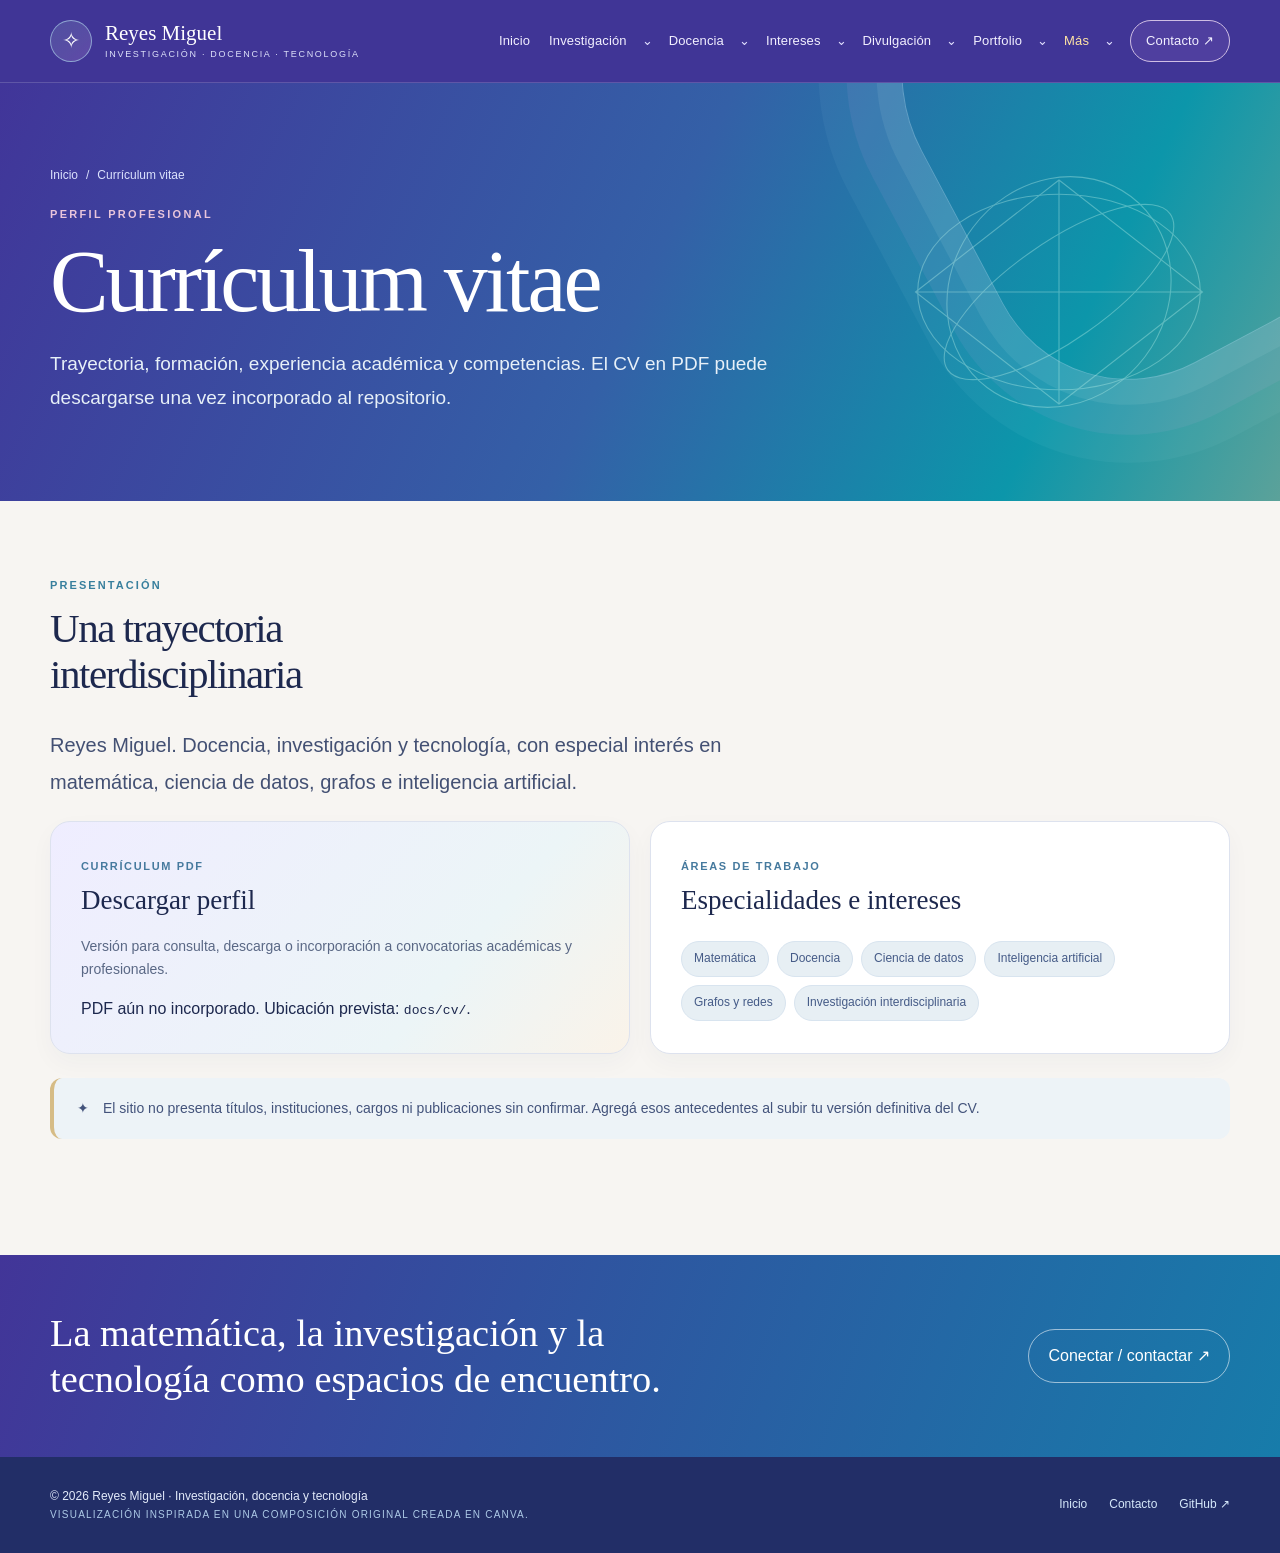
<file: cv.html>
<!doctype html>
<html lang="es"><head>
<meta charset="utf-8"><meta name="viewport" content="width=device-width,initial-scale=1">
<meta name="theme-color" content="#41359b"><meta name="description" content="Perfil y currículum profesional de Reyes Miguel.">
<meta property="og:type" content="website"><meta property="og:title" content="Currículum vitae | Reyes Miguel">
<meta property="og:description" content="Perfil y currículum profesional de Reyes Miguel.">
<meta property="og:image" content="assets/img/portada-webSite.jpg">
<link rel="icon" href="assets/img/favicon.svg" type="image/svg+xml">
<link rel="stylesheet" href="assets/css/styles.css">
<script defer src="assets/js/main.js"></script>
<title>Currículum vitae | Reyes Miguel</title>
</head><body data-root="" data-page="CV">
<a class="skip-link" href="#main">Saltar al contenido</a>
<header class="site-header"><div class="container header-inner">
<a class="brand" href="index.html" aria-label="Reyes Miguel, volver al inicio"><span class="brand-symbol" aria-hidden="true">✧</span><span class="brand-copy">Reyes Miguel<small>INVESTIGACIÓN · DOCENCIA · TECNOLOGÍA</small></span></a>
<button id="menu-toggle" class="menu-toggle" type="button" aria-label="Mostrar u ocultar el menú" aria-expanded="false" aria-controls="primary-nav">☰</button>
<nav id="primary-nav" class="nav" aria-label="Navegación principal"><div class="nav-entry"><a class="nav-link" href="index.html">Inicio</a></div><div class="nav-entry"><a class="nav-link" href="research.html">Investigación</a><button type="button" class="nav-trigger" aria-label="Desplegar Investigación" aria-expanded="false" aria-controls="nav-dropdown-1">⌄</button><div class="dropdown" id="nav-dropdown-1"><a href="research.html">Panorama</a><a href="research/salud/">Salud computacional</a><a href="research/IA_imagenes_medicas/">IA e imágenes médicas</a></div></div><div class="nav-entry"><a class="nav-link" href="teaching.html">Docencia</a><button type="button" class="nav-trigger" aria-label="Desplegar Docencia" aria-expanded="false" aria-controls="nav-dropdown-2">⌄</button><div class="dropdown" id="nav-dropdown-2"><a href="teaching.html">Todos los materiales</a><a href="teaching.html#materiales">Apuntes y guías</a><a href="teaching.html#materiales">Presentaciones PDF</a></div></div><div class="nav-entry"><a class="nav-link" href="intereses.html">Intereses</a><button type="button" class="nav-trigger" aria-label="Desplegar Intereses" aria-expanded="false" aria-controls="nav-dropdown-3">⌄</button><div class="dropdown" id="nav-dropdown-3"><a href="intereses.html">Áreas de interés</a><a href="intereses.html#grafos">Redes y grafos</a><a href="intereses.html#matematica">Matemática aplicada</a></div></div><div class="nav-entry"><a class="nav-link" href="divulgacion.html">Divulgación</a><button type="button" class="nav-trigger" aria-label="Desplegar Divulgación" aria-expanded="false" aria-controls="nav-dropdown-4">⌄</button><div class="dropdown" id="nav-dropdown-4"><a href="divulgacion.html">Recursos de divulgación</a><a href="conferencias.html">Conferencias y congresos</a><a href="publicaciones.html">Publicaciones</a></div></div><div class="nav-entry"><a class="nav-link" href="portfolio.html">Portfolio</a><button type="button" class="nav-trigger" aria-label="Desplegar Portfolio" aria-expanded="false" aria-controls="nav-dropdown-5">⌄</button><div class="dropdown" id="nav-dropdown-5"><a href="portfolio.html">Explorar proyectos</a><a href="portfolio.html#areas">Desarrollo de software</a><a href="portfolio.html#areas">Ciencia de datos e IA</a></div></div><div class="nav-entry"><a class="nav-link" href="cv.html" aria-current="page">Más</a><button type="button" class="nav-trigger" aria-label="Desplegar Más" aria-expanded="false" aria-controls="nav-dropdown-6">⌄</button><div class="dropdown" id="nav-dropdown-6"><a href="cv.html">Currículum vitae</a><a href="publicaciones.html">Publicaciones</a><a href="conferencias.html">Conferencias</a><a href="contacto.html">Contacto</a></div></div><a class="nav-link nav-special" href="contacto.html">Contacto ↗</a><div class="mobile-nav-note">Elegí un título para abrir su página o la flecha para desplegar sus subsecciones.</div></nav>
</div></header>
<main id="main" class="page-main"><section class="interior-hero"><svg class="hero-wire" viewBox="0 0 300 230" aria-hidden="true"><g fill="none" stroke="#b7f0e8" stroke-width="1"><ellipse cx="150" cy="115" rx="130" ry="90"/><ellipse cx="150" cy="115" rx="99" ry="110" transform="rotate(37 150 115)"/><ellipse cx="150" cy="115" rx="125" ry="45" transform="rotate(-35 150 115)"/><path d="M18 115 150 12 282 115 150 218zM18 115l264 0M150 12v206"/></g></svg>
<div class="container inner-hero-content"><div class="breadcrumbs"><a href="index.html">Inicio</a><span> / </span><span>Currículum vitae</span></div>
<div class="inner-kicker">PERFIL PROFESIONAL</div><h1>Currículum vitae</h1><p>Trayectoria, formación, experiencia académica y competencias. El CV en PDF puede descargarse una vez incorporado al repositorio.</p></div></section>
<section class="content-section"><div class="container"><div class="section-title-row"><div><span class="eyebrow">Presentación</span><h2>Una trayectoria<br>interdisciplinaria</h2></div></div>
<p class="lead">Reyes Miguel. Docencia, investigación y tecnología, con especial interés en matemática, ciencia de datos, grafos e inteligencia artificial.</p>
<div class="two-col"><article class="panel panel-gradient"><span class="micro">Currículum PDF</span><h3>Descargar perfil</h3><p>Versión para consulta, descarga o incorporación a convocatorias académicas y profesionales.</p><div class="btn-row"><a class="btn btn-primary" data-cv-button hidden href="#">Descargar CV en PDF ↗</a><span data-cv-hint>PDF aún no incorporado. Ubicación prevista: <code>docs/cv/</code>.</span></div></article>
<article class="panel"><span class="micro">Áreas de trabajo</span><h3>Especialidades e intereses</h3><ul class="pill-list"><li>Matemática</li><li>Docencia</li><li>Ciencia de datos</li><li>Inteligencia artificial</li><li>Grafos y redes</li><li>Investigación interdisciplinaria</li></ul></article></div>
<div class="info-strip"><span aria-hidden="true">✦</span><span>El sitio no presenta títulos, instituciones, cargos ni publicaciones sin confirmar. Agregá esos antecedentes al subir tu versión definitiva del CV.</span></div></div></section><section class="page-end-cta"><div class="container page-end-cta-inner"><p>La matemática, la investigación y la tecnología como espacios de encuentro.</p><a class="light-outline" href="contacto.html">Conectar / contactar ↗</a></div></section></main>
<footer class="site-footer"><div class="container footer-inner"><div><div>© <span data-year></span> Reyes Miguel · Investigación, docencia y tecnología</div><div class="footer-micro">Visualización inspirada en una composición original creada en Canva.</div></div><div class="footer-links"><a href="index.html">Inicio</a><a href="contacto.html">Contacto</a><a data-github href="https://github.com/migue212852" target="_blank" rel="noopener noreferrer">GitHub ↗</a></div></div></footer>
</body></html>
</file>
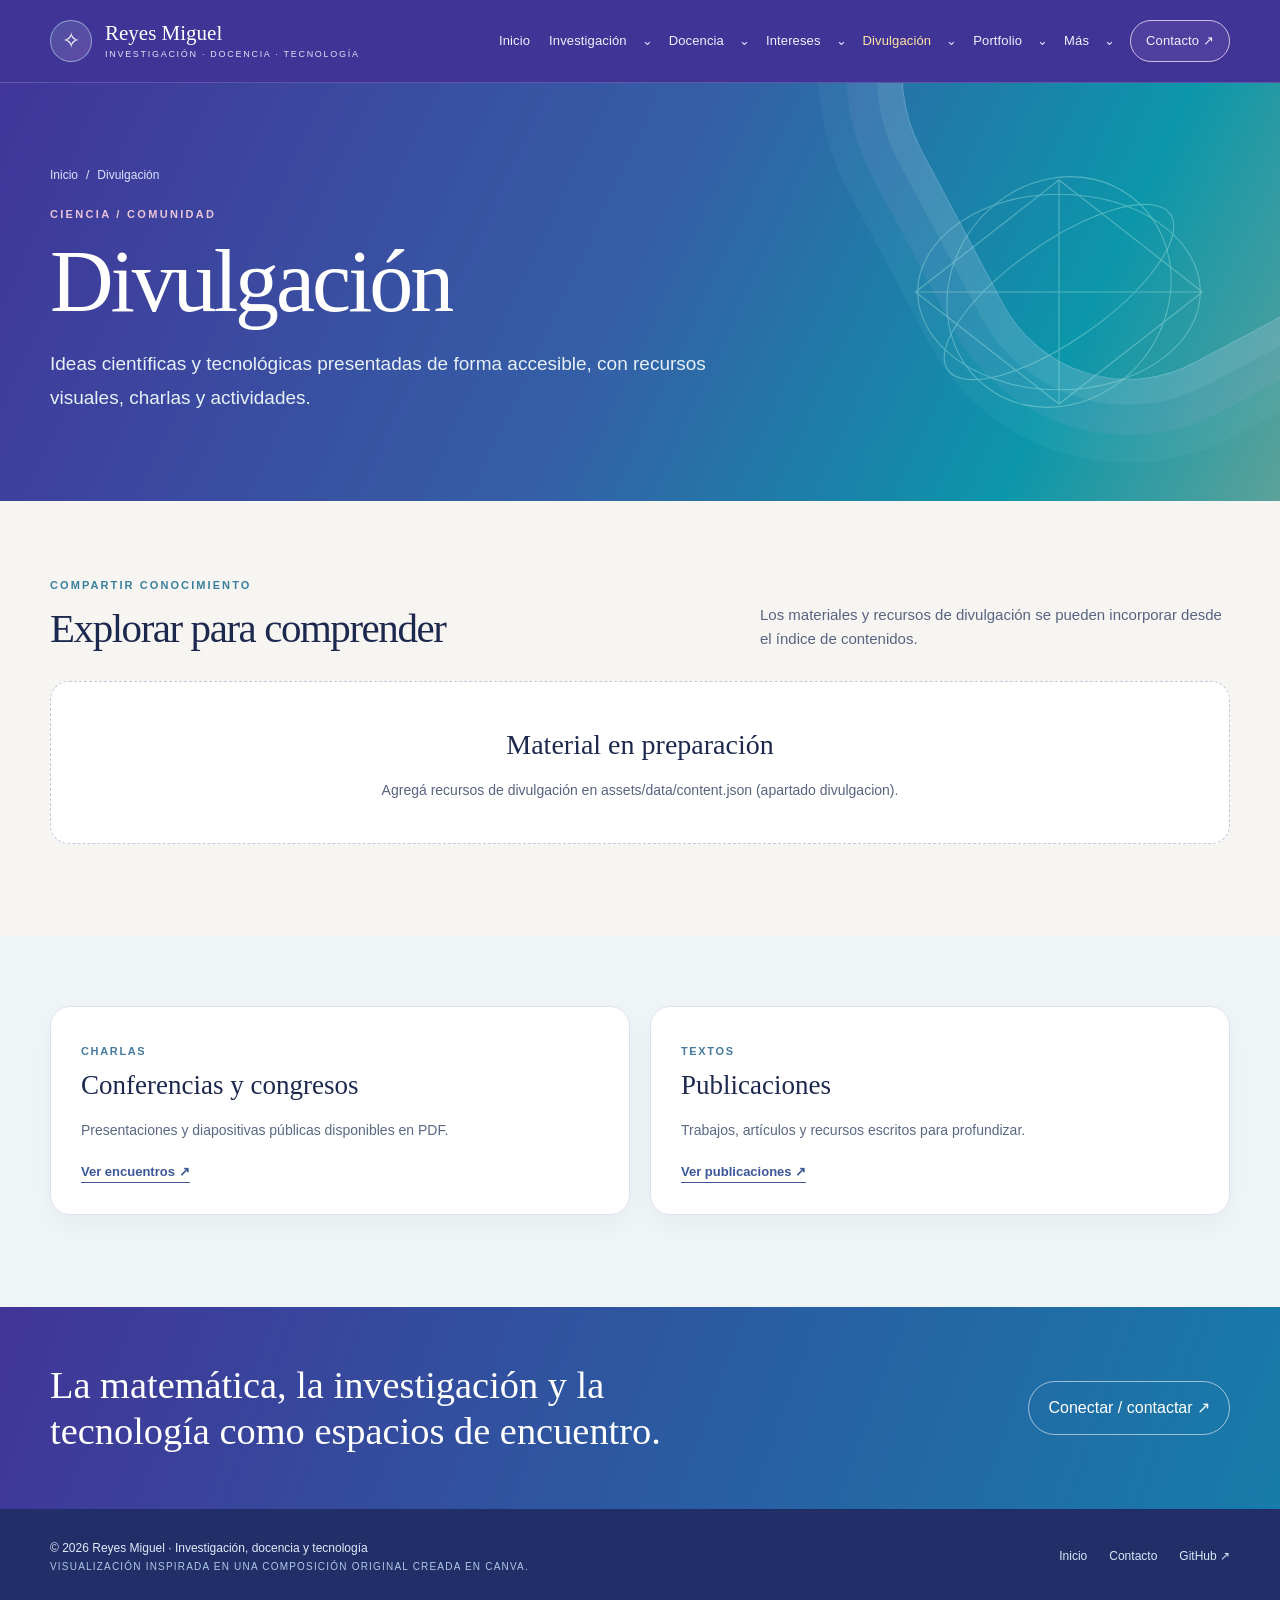
<file: divulgacion.html>
<!doctype html>
<html lang="es"><head>
<meta charset="utf-8"><meta name="viewport" content="width=device-width,initial-scale=1">
<meta name="theme-color" content="#41359b"><meta name="description" content="Materiales de divulgación, conferencias y contenidos de ciencia y tecnología.">
<meta property="og:type" content="website"><meta property="og:title" content="Divulgación | Reyes Miguel">
<meta property="og:description" content="Materiales de divulgación, conferencias y contenidos de ciencia y tecnología.">
<meta property="og:image" content="assets/img/portada-webSite.jpg">
<link rel="icon" href="assets/img/favicon.svg" type="image/svg+xml">
<link rel="stylesheet" href="assets/css/styles.css">
<script defer src="assets/js/main.js"></script>
<title>Divulgación | Reyes Miguel</title>
</head><body data-root="" data-page="Divulgación">
<a class="skip-link" href="#main">Saltar al contenido</a>
<header class="site-header"><div class="container header-inner">
<a class="brand" href="index.html" aria-label="Reyes Miguel, volver al inicio"><span class="brand-symbol" aria-hidden="true">✧</span><span class="brand-copy">Reyes Miguel<small>INVESTIGACIÓN · DOCENCIA · TECNOLOGÍA</small></span></a>
<button id="menu-toggle" class="menu-toggle" type="button" aria-label="Mostrar u ocultar el menú" aria-expanded="false" aria-controls="primary-nav">☰</button>
<nav id="primary-nav" class="nav" aria-label="Navegación principal"><div class="nav-entry"><a class="nav-link" href="index.html">Inicio</a></div><div class="nav-entry"><a class="nav-link" href="research.html">Investigación</a><button type="button" class="nav-trigger" aria-label="Desplegar Investigación" aria-expanded="false" aria-controls="nav-dropdown-1">⌄</button><div class="dropdown" id="nav-dropdown-1"><a href="research.html">Panorama</a><a href="research/salud/">Salud computacional</a><a href="research/IA_imagenes_medicas/">IA e imágenes médicas</a></div></div><div class="nav-entry"><a class="nav-link" href="teaching.html">Docencia</a><button type="button" class="nav-trigger" aria-label="Desplegar Docencia" aria-expanded="false" aria-controls="nav-dropdown-2">⌄</button><div class="dropdown" id="nav-dropdown-2"><a href="teaching.html">Todos los materiales</a><a href="teaching.html#materiales">Apuntes y guías</a><a href="teaching.html#materiales">Presentaciones PDF</a></div></div><div class="nav-entry"><a class="nav-link" href="intereses.html">Intereses</a><button type="button" class="nav-trigger" aria-label="Desplegar Intereses" aria-expanded="false" aria-controls="nav-dropdown-3">⌄</button><div class="dropdown" id="nav-dropdown-3"><a href="intereses.html">Áreas de interés</a><a href="intereses.html#grafos">Redes y grafos</a><a href="intereses.html#matematica">Matemática aplicada</a></div></div><div class="nav-entry"><a class="nav-link" href="divulgacion.html" aria-current="page">Divulgación</a><button type="button" class="nav-trigger" aria-label="Desplegar Divulgación" aria-expanded="false" aria-controls="nav-dropdown-4">⌄</button><div class="dropdown" id="nav-dropdown-4"><a href="divulgacion.html">Recursos de divulgación</a><a href="conferencias.html">Conferencias y congresos</a><a href="publicaciones.html">Publicaciones</a></div></div><div class="nav-entry"><a class="nav-link" href="portfolio.html">Portfolio</a><button type="button" class="nav-trigger" aria-label="Desplegar Portfolio" aria-expanded="false" aria-controls="nav-dropdown-5">⌄</button><div class="dropdown" id="nav-dropdown-5"><a href="portfolio.html">Explorar proyectos</a><a href="portfolio.html#areas">Desarrollo de software</a><a href="portfolio.html#areas">Ciencia de datos e IA</a></div></div><div class="nav-entry"><a class="nav-link" href="cv.html">Más</a><button type="button" class="nav-trigger" aria-label="Desplegar Más" aria-expanded="false" aria-controls="nav-dropdown-6">⌄</button><div class="dropdown" id="nav-dropdown-6"><a href="cv.html">Currículum vitae</a><a href="publicaciones.html">Publicaciones</a><a href="conferencias.html">Conferencias</a><a href="contacto.html">Contacto</a></div></div><a class="nav-link nav-special" href="contacto.html">Contacto ↗</a><div class="mobile-nav-note">Elegí un título para abrir su página o la flecha para desplegar sus subsecciones.</div></nav>
</div></header>
<main id="main" class="page-main"><section class="interior-hero"><svg class="hero-wire" viewBox="0 0 300 230" aria-hidden="true"><g fill="none" stroke="#b7f0e8" stroke-width="1"><ellipse cx="150" cy="115" rx="130" ry="90"/><ellipse cx="150" cy="115" rx="99" ry="110" transform="rotate(37 150 115)"/><ellipse cx="150" cy="115" rx="125" ry="45" transform="rotate(-35 150 115)"/><path d="M18 115 150 12 282 115 150 218zM18 115l264 0M150 12v206"/></g></svg>
<div class="container inner-hero-content"><div class="breadcrumbs"><a href="index.html">Inicio</a><span> / </span><span>Divulgación</span></div>
<div class="inner-kicker">CIENCIA / COMUNIDAD</div><h1>Divulgación</h1><p>Ideas científicas y tecnológicas presentadas de forma accesible, con recursos visuales, charlas y actividades.</p></div></section>
<section class="content-section"><div class="container"><div class="section-title-row"><div><span class="eyebrow">Compartir conocimiento</span><h2>Explorar para comprender</h2></div><p>Los materiales y recursos de divulgación se pueden incorporar desde el índice de contenidos.</p></div><div id="outreach-list" class="data-list" aria-live="polite"></div></div></section>
<section class="content-section soft"><div class="container"><div class="two-col"><article class="panel"><span class="micro">Charlas</span><h3>Conferencias y congresos</h3><p>Presentaciones y diapositivas públicas disponibles en PDF.</p><a class="text-link" href="conferencias.html">Ver encuentros ↗</a></article><article class="panel"><span class="micro">Textos</span><h3>Publicaciones</h3><p>Trabajos, artículos y recursos escritos para profundizar.</p><a class="text-link" href="publicaciones.html">Ver publicaciones ↗</a></article></div></div></section><section class="page-end-cta"><div class="container page-end-cta-inner"><p>La matemática, la investigación y la tecnología como espacios de encuentro.</p><a class="light-outline" href="contacto.html">Conectar / contactar ↗</a></div></section></main>
<footer class="site-footer"><div class="container footer-inner"><div><div>© <span data-year></span> Reyes Miguel · Investigación, docencia y tecnología</div><div class="footer-micro">Visualización inspirada en una composición original creada en Canva.</div></div><div class="footer-links"><a href="index.html">Inicio</a><a href="contacto.html">Contacto</a><a data-github href="https://github.com/migue212852" target="_blank" rel="noopener noreferrer">GitHub ↗</a></div></div></footer>
</body></html>
</file>
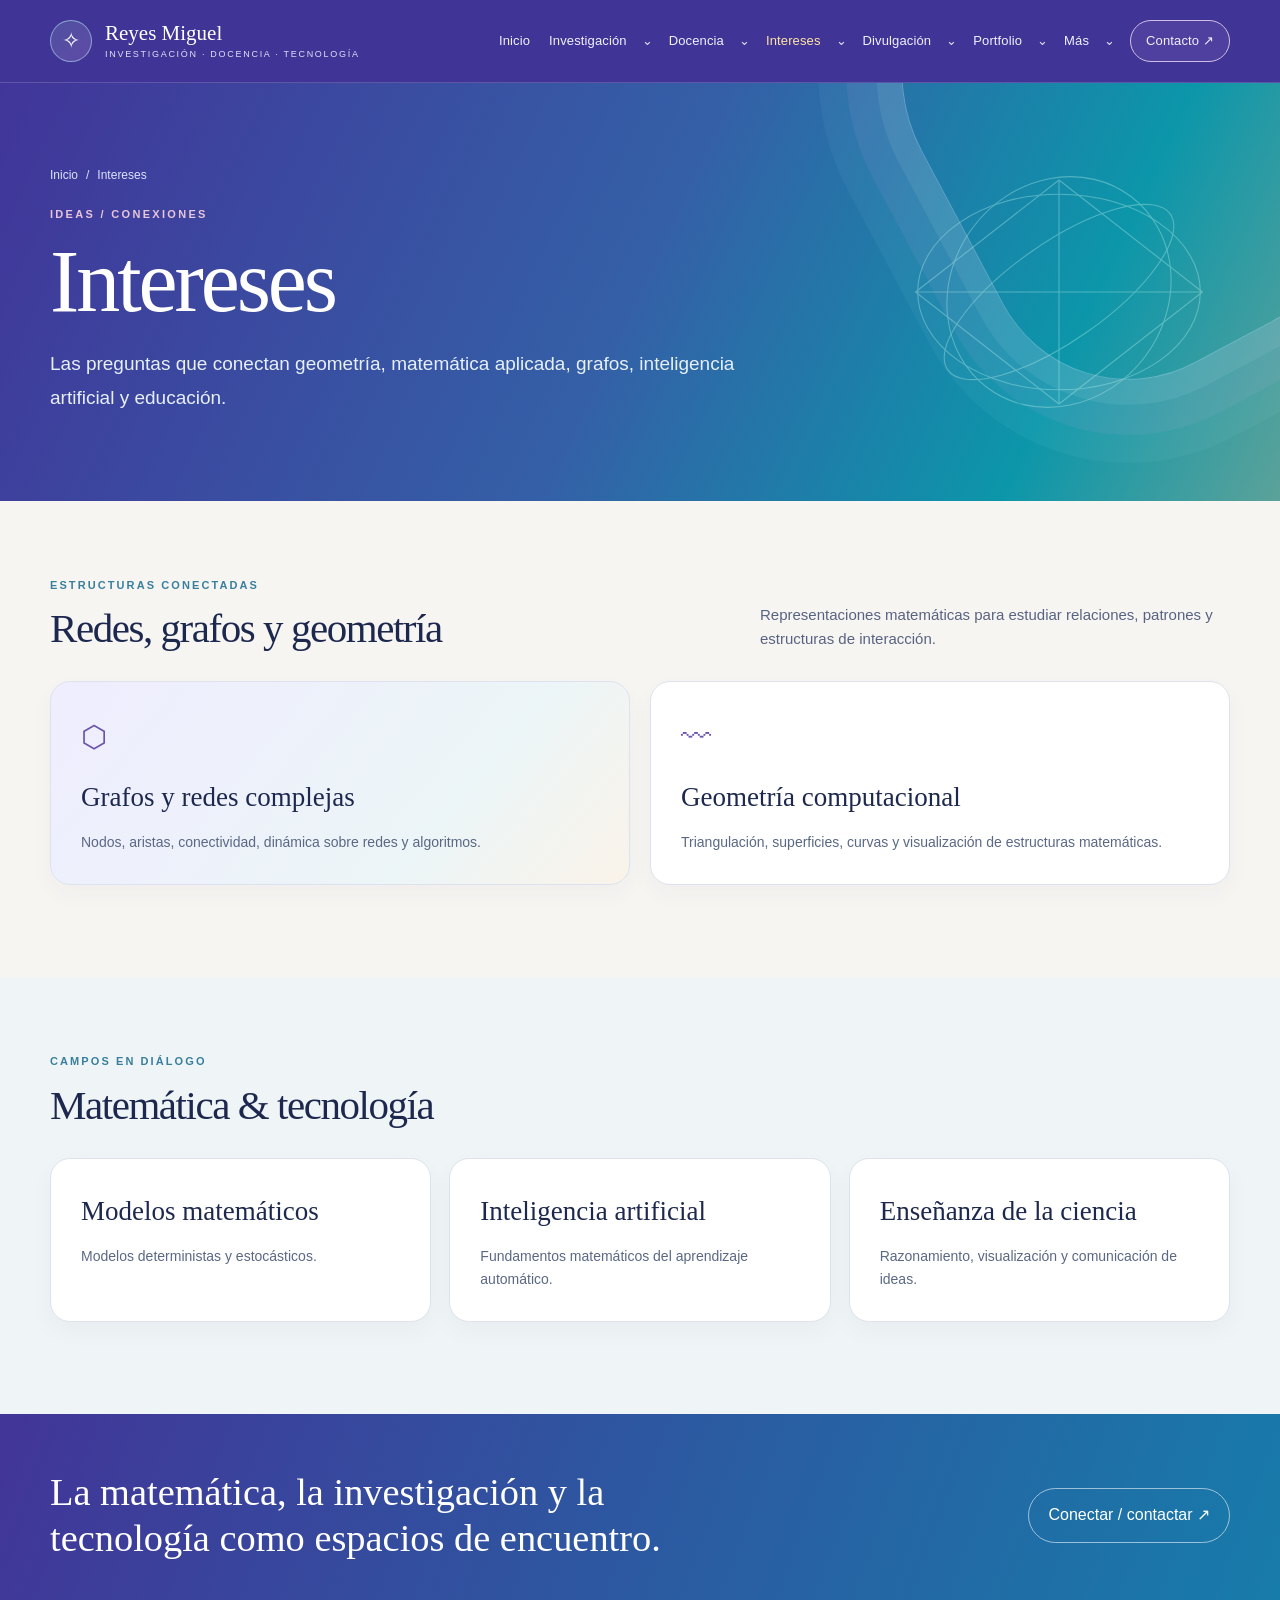
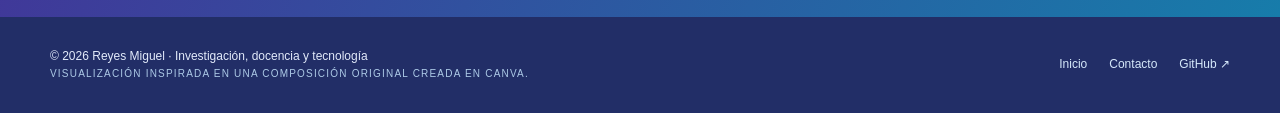
<file: intereses.html>
<!doctype html>
<html lang="es"><head>
<meta charset="utf-8"><meta name="viewport" content="width=device-width,initial-scale=1">
<meta name="theme-color" content="#41359b"><meta name="description" content="Matemática, grafos, geometría, inteligencia artificial y docencia.">
<meta property="og:type" content="website"><meta property="og:title" content="Intereses | Reyes Miguel">
<meta property="og:description" content="Matemática, grafos, geometría, inteligencia artificial y docencia.">
<meta property="og:image" content="assets/img/portada-webSite.jpg">
<link rel="icon" href="assets/img/favicon.svg" type="image/svg+xml">
<link rel="stylesheet" href="assets/css/styles.css">
<script defer src="assets/js/main.js"></script>
<title>Intereses | Reyes Miguel</title>
</head><body data-root="" data-page="Intereses">
<a class="skip-link" href="#main">Saltar al contenido</a>
<header class="site-header"><div class="container header-inner">
<a class="brand" href="index.html" aria-label="Reyes Miguel, volver al inicio"><span class="brand-symbol" aria-hidden="true">✧</span><span class="brand-copy">Reyes Miguel<small>INVESTIGACIÓN · DOCENCIA · TECNOLOGÍA</small></span></a>
<button id="menu-toggle" class="menu-toggle" type="button" aria-label="Mostrar u ocultar el menú" aria-expanded="false" aria-controls="primary-nav">☰</button>
<nav id="primary-nav" class="nav" aria-label="Navegación principal"><div class="nav-entry"><a class="nav-link" href="index.html">Inicio</a></div><div class="nav-entry"><a class="nav-link" href="research.html">Investigación</a><button type="button" class="nav-trigger" aria-label="Desplegar Investigación" aria-expanded="false" aria-controls="nav-dropdown-1">⌄</button><div class="dropdown" id="nav-dropdown-1"><a href="research.html">Panorama</a><a href="research/salud/">Salud computacional</a><a href="research/IA_imagenes_medicas/">IA e imágenes médicas</a></div></div><div class="nav-entry"><a class="nav-link" href="teaching.html">Docencia</a><button type="button" class="nav-trigger" aria-label="Desplegar Docencia" aria-expanded="false" aria-controls="nav-dropdown-2">⌄</button><div class="dropdown" id="nav-dropdown-2"><a href="teaching.html">Todos los materiales</a><a href="teaching.html#materiales">Apuntes y guías</a><a href="teaching.html#materiales">Presentaciones PDF</a></div></div><div class="nav-entry"><a class="nav-link" href="intereses.html" aria-current="page">Intereses</a><button type="button" class="nav-trigger" aria-label="Desplegar Intereses" aria-expanded="false" aria-controls="nav-dropdown-3">⌄</button><div class="dropdown" id="nav-dropdown-3"><a href="intereses.html">Áreas de interés</a><a href="intereses.html#grafos">Redes y grafos</a><a href="intereses.html#matematica">Matemática aplicada</a></div></div><div class="nav-entry"><a class="nav-link" href="divulgacion.html">Divulgación</a><button type="button" class="nav-trigger" aria-label="Desplegar Divulgación" aria-expanded="false" aria-controls="nav-dropdown-4">⌄</button><div class="dropdown" id="nav-dropdown-4"><a href="divulgacion.html">Recursos de divulgación</a><a href="conferencias.html">Conferencias y congresos</a><a href="publicaciones.html">Publicaciones</a></div></div><div class="nav-entry"><a class="nav-link" href="portfolio.html">Portfolio</a><button type="button" class="nav-trigger" aria-label="Desplegar Portfolio" aria-expanded="false" aria-controls="nav-dropdown-5">⌄</button><div class="dropdown" id="nav-dropdown-5"><a href="portfolio.html">Explorar proyectos</a><a href="portfolio.html#areas">Desarrollo de software</a><a href="portfolio.html#areas">Ciencia de datos e IA</a></div></div><div class="nav-entry"><a class="nav-link" href="cv.html">Más</a><button type="button" class="nav-trigger" aria-label="Desplegar Más" aria-expanded="false" aria-controls="nav-dropdown-6">⌄</button><div class="dropdown" id="nav-dropdown-6"><a href="cv.html">Currículum vitae</a><a href="publicaciones.html">Publicaciones</a><a href="conferencias.html">Conferencias</a><a href="contacto.html">Contacto</a></div></div><a class="nav-link nav-special" href="contacto.html">Contacto ↗</a><div class="mobile-nav-note">Elegí un título para abrir su página o la flecha para desplegar sus subsecciones.</div></nav>
</div></header>
<main id="main" class="page-main"><section class="interior-hero"><svg class="hero-wire" viewBox="0 0 300 230" aria-hidden="true"><g fill="none" stroke="#b7f0e8" stroke-width="1"><ellipse cx="150" cy="115" rx="130" ry="90"/><ellipse cx="150" cy="115" rx="99" ry="110" transform="rotate(37 150 115)"/><ellipse cx="150" cy="115" rx="125" ry="45" transform="rotate(-35 150 115)"/><path d="M18 115 150 12 282 115 150 218zM18 115l264 0M150 12v206"/></g></svg>
<div class="container inner-hero-content"><div class="breadcrumbs"><a href="index.html">Inicio</a><span> / </span><span>Intereses</span></div>
<div class="inner-kicker">IDEAS / CONEXIONES</div><h1>Intereses</h1><p>Las preguntas que conectan geometría, matemática aplicada, grafos, inteligencia artificial y educación.</p></div></section>
<section class="content-section" id="grafos"><div class="container"><div class="section-title-row"><div><span class="eyebrow">Estructuras conectadas</span><h2>Redes, grafos y geometría</h2></div><p>Representaciones matemáticas para estudiar relaciones, patrones y estructuras de interacción.</p></div><div class="two-col"><article class="panel panel-gradient"><div class="panel-icon">⬡</div><h3>Grafos y redes complejas</h3><p>Nodos, aristas, conectividad, dinámica sobre redes y algoritmos.</p></article><article class="panel"><div class="panel-icon">〰</div><h3>Geometría computacional</h3><p>Triangulación, superficies, curvas y visualización de estructuras matemáticas.</p></article></div></div></section>
<section class="content-section soft" id="matematica"><div class="container"><div class="section-title-row"><div><span class="eyebrow">Campos en diálogo</span><h2>Matemática & tecnología</h2></div></div><div class="three-col"><article class="panel"><h3>Modelos matemáticos</h3><p>Modelos deterministas y estocásticos.</p></article><article class="panel"><h3>Inteligencia artificial</h3><p>Fundamentos matemáticos del aprendizaje automático.</p></article><article class="panel"><h3>Enseñanza de la ciencia</h3><p>Razonamiento, visualización y comunicación de ideas.</p></article></div></div></section><section class="page-end-cta"><div class="container page-end-cta-inner"><p>La matemática, la investigación y la tecnología como espacios de encuentro.</p><a class="light-outline" href="contacto.html">Conectar / contactar ↗</a></div></section></main>
<footer class="site-footer"><div class="container footer-inner"><div><div>© <span data-year></span> Reyes Miguel · Investigación, docencia y tecnología</div><div class="footer-micro">Visualización inspirada en una composición original creada en Canva.</div></div><div class="footer-links"><a href="index.html">Inicio</a><a href="contacto.html">Contacto</a><a data-github href="https://github.com/migue212852" target="_blank" rel="noopener noreferrer">GitHub ↗</a></div></div></footer>
</body></html>
</file>
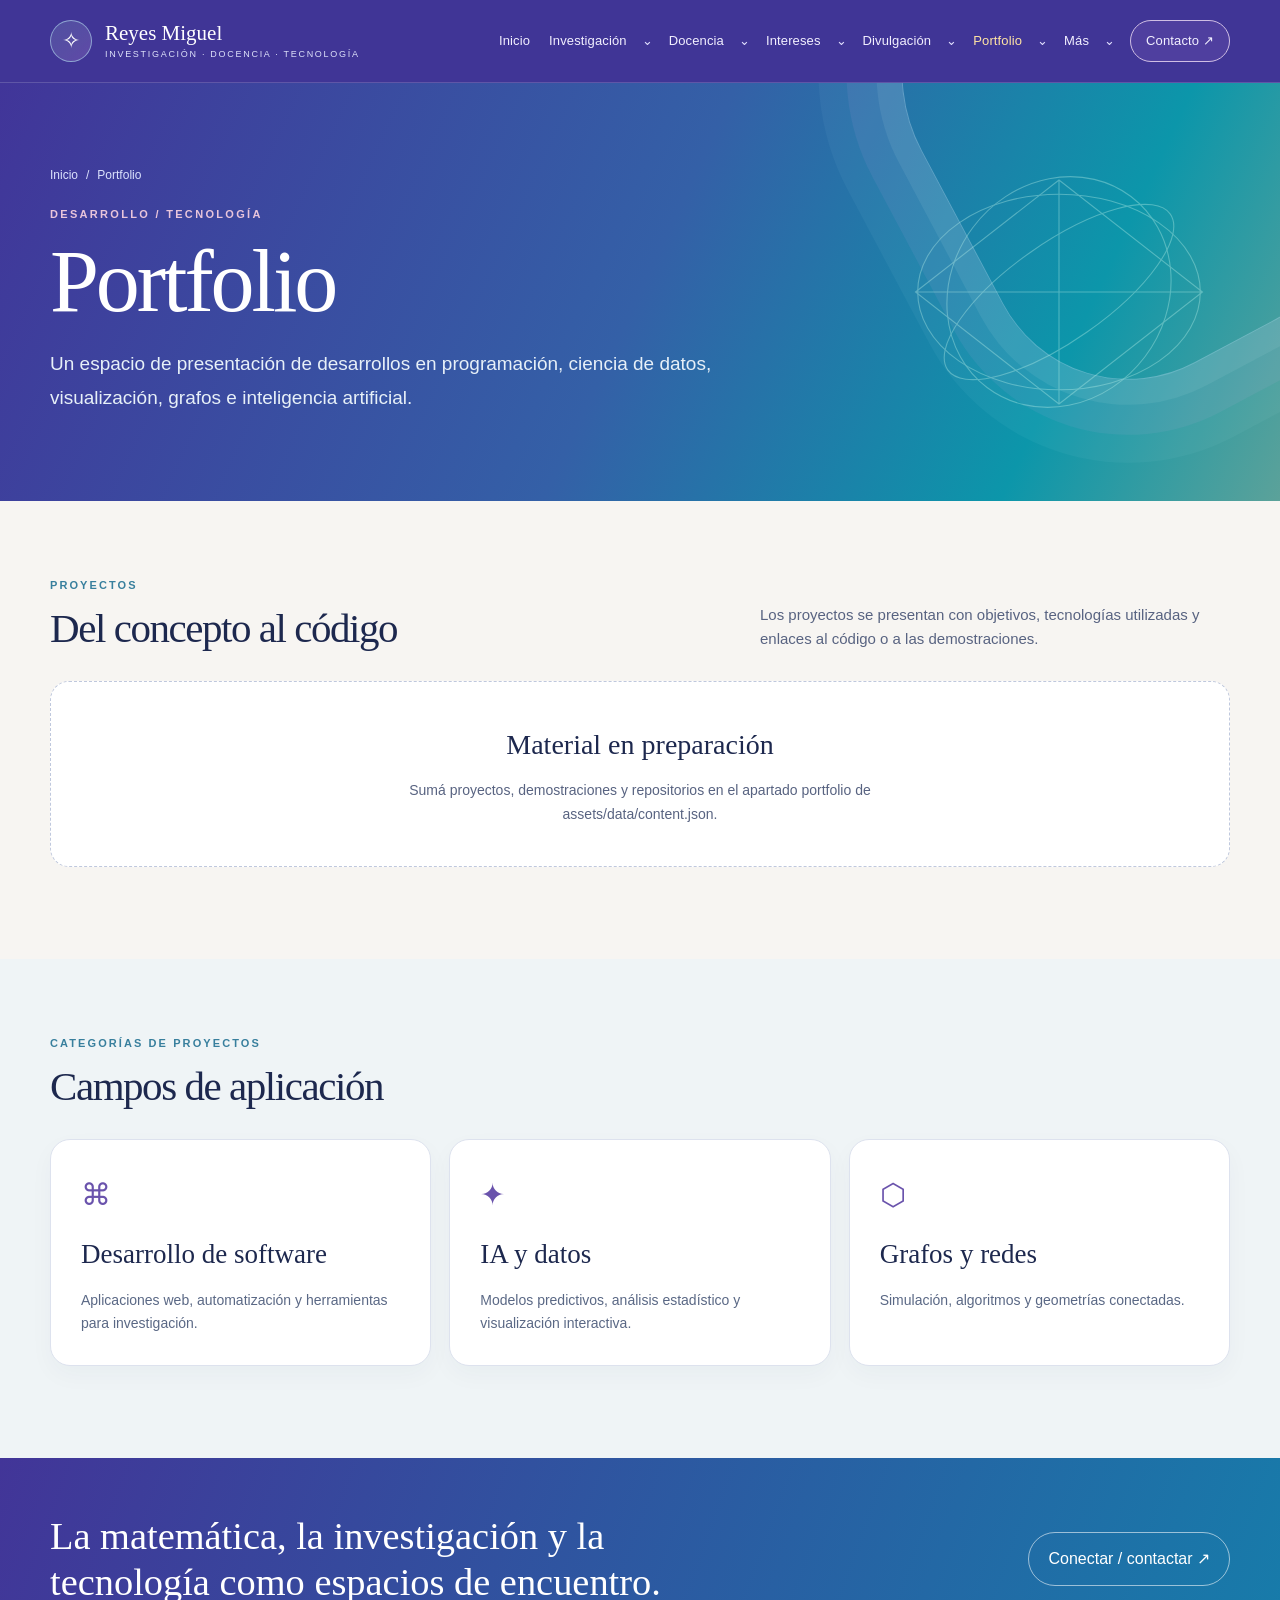
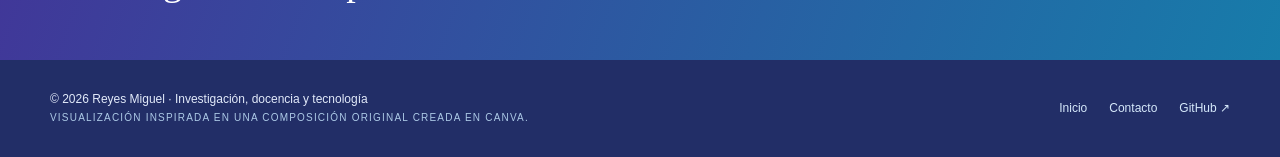
<file: portfolio.html>
<!doctype html>
<html lang="es"><head>
<meta charset="utf-8"><meta name="viewport" content="width=device-width,initial-scale=1">
<meta name="theme-color" content="#41359b"><meta name="description" content="Portfolio de programación, ciencia de datos, grafos e inteligencia artificial.">
<meta property="og:type" content="website"><meta property="og:title" content="Portfolio | Reyes Miguel">
<meta property="og:description" content="Portfolio de programación, ciencia de datos, grafos e inteligencia artificial.">
<meta property="og:image" content="assets/img/portada-webSite.jpg">
<link rel="icon" href="assets/img/favicon.svg" type="image/svg+xml">
<link rel="stylesheet" href="assets/css/styles.css">
<script defer src="assets/js/main.js"></script>
<title>Portfolio | Reyes Miguel</title>
</head><body data-root="" data-page="Portfolio">
<a class="skip-link" href="#main">Saltar al contenido</a>
<header class="site-header"><div class="container header-inner">
<a class="brand" href="index.html" aria-label="Reyes Miguel, volver al inicio"><span class="brand-symbol" aria-hidden="true">✧</span><span class="brand-copy">Reyes Miguel<small>INVESTIGACIÓN · DOCENCIA · TECNOLOGÍA</small></span></a>
<button id="menu-toggle" class="menu-toggle" type="button" aria-label="Mostrar u ocultar el menú" aria-expanded="false" aria-controls="primary-nav">☰</button>
<nav id="primary-nav" class="nav" aria-label="Navegación principal"><div class="nav-entry"><a class="nav-link" href="index.html">Inicio</a></div><div class="nav-entry"><a class="nav-link" href="research.html">Investigación</a><button type="button" class="nav-trigger" aria-label="Desplegar Investigación" aria-expanded="false" aria-controls="nav-dropdown-1">⌄</button><div class="dropdown" id="nav-dropdown-1"><a href="research.html">Panorama</a><a href="research/salud/">Salud computacional</a><a href="research/IA_imagenes_medicas/">IA e imágenes médicas</a></div></div><div class="nav-entry"><a class="nav-link" href="teaching.html">Docencia</a><button type="button" class="nav-trigger" aria-label="Desplegar Docencia" aria-expanded="false" aria-controls="nav-dropdown-2">⌄</button><div class="dropdown" id="nav-dropdown-2"><a href="teaching.html">Todos los materiales</a><a href="teaching.html#materiales">Apuntes y guías</a><a href="teaching.html#materiales">Presentaciones PDF</a></div></div><div class="nav-entry"><a class="nav-link" href="intereses.html">Intereses</a><button type="button" class="nav-trigger" aria-label="Desplegar Intereses" aria-expanded="false" aria-controls="nav-dropdown-3">⌄</button><div class="dropdown" id="nav-dropdown-3"><a href="intereses.html">Áreas de interés</a><a href="intereses.html#grafos">Redes y grafos</a><a href="intereses.html#matematica">Matemática aplicada</a></div></div><div class="nav-entry"><a class="nav-link" href="divulgacion.html">Divulgación</a><button type="button" class="nav-trigger" aria-label="Desplegar Divulgación" aria-expanded="false" aria-controls="nav-dropdown-4">⌄</button><div class="dropdown" id="nav-dropdown-4"><a href="divulgacion.html">Recursos de divulgación</a><a href="conferencias.html">Conferencias y congresos</a><a href="publicaciones.html">Publicaciones</a></div></div><div class="nav-entry"><a class="nav-link" href="portfolio.html" aria-current="page">Portfolio</a><button type="button" class="nav-trigger" aria-label="Desplegar Portfolio" aria-expanded="false" aria-controls="nav-dropdown-5">⌄</button><div class="dropdown" id="nav-dropdown-5"><a href="portfolio.html">Explorar proyectos</a><a href="portfolio.html#areas">Desarrollo de software</a><a href="portfolio.html#areas">Ciencia de datos e IA</a></div></div><div class="nav-entry"><a class="nav-link" href="cv.html">Más</a><button type="button" class="nav-trigger" aria-label="Desplegar Más" aria-expanded="false" aria-controls="nav-dropdown-6">⌄</button><div class="dropdown" id="nav-dropdown-6"><a href="cv.html">Currículum vitae</a><a href="publicaciones.html">Publicaciones</a><a href="conferencias.html">Conferencias</a><a href="contacto.html">Contacto</a></div></div><a class="nav-link nav-special" href="contacto.html">Contacto ↗</a><div class="mobile-nav-note">Elegí un título para abrir su página o la flecha para desplegar sus subsecciones.</div></nav>
</div></header>
<main id="main" class="page-main"><section class="interior-hero"><svg class="hero-wire" viewBox="0 0 300 230" aria-hidden="true"><g fill="none" stroke="#b7f0e8" stroke-width="1"><ellipse cx="150" cy="115" rx="130" ry="90"/><ellipse cx="150" cy="115" rx="99" ry="110" transform="rotate(37 150 115)"/><ellipse cx="150" cy="115" rx="125" ry="45" transform="rotate(-35 150 115)"/><path d="M18 115 150 12 282 115 150 218zM18 115l264 0M150 12v206"/></g></svg>
<div class="container inner-hero-content"><div class="breadcrumbs"><a href="index.html">Inicio</a><span> / </span><span>Portfolio</span></div>
<div class="inner-kicker">DESARROLLO / TECNOLOGÍA</div><h1>Portfolio</h1><p>Un espacio de presentación de desarrollos en programación, ciencia de datos, visualización, grafos e inteligencia artificial.</p></div></section>
<section class="content-section"><div class="container"><div class="section-title-row"><div><span class="eyebrow">Proyectos</span><h2>Del concepto al código</h2></div><p>Los proyectos se presentan con objetivos, tecnologías utilizadas y enlaces al código o a las demostraciones.</p></div><div id="portfolio-list" class="data-list" aria-live="polite"></div></div></section>
<section class="content-section soft" id="areas"><div class="container"><div class="section-title-row"><div><span class="eyebrow">Categorías de proyectos</span><h2>Campos de aplicación</h2></div></div><div class="three-col"><article class="panel"><div class="panel-icon">⌘</div><h3>Desarrollo de software</h3><p>Aplicaciones web, automatización y herramientas para investigación.</p></article><article class="panel"><div class="panel-icon">✦</div><h3>IA y datos</h3><p>Modelos predictivos, análisis estadístico y visualización interactiva.</p></article><article class="panel"><div class="panel-icon">⬡</div><h3>Grafos y redes</h3><p>Simulación, algoritmos y geometrías conectadas.</p></article></div></div></section><section class="page-end-cta"><div class="container page-end-cta-inner"><p>La matemática, la investigación y la tecnología como espacios de encuentro.</p><a class="light-outline" href="contacto.html">Conectar / contactar ↗</a></div></section></main>
<footer class="site-footer"><div class="container footer-inner"><div><div>© <span data-year></span> Reyes Miguel · Investigación, docencia y tecnología</div><div class="footer-micro">Visualización inspirada en una composición original creada en Canva.</div></div><div class="footer-links"><a href="index.html">Inicio</a><a href="contacto.html">Contacto</a><a data-github href="https://github.com/migue212852" target="_blank" rel="noopener noreferrer">GitHub ↗</a></div></div></footer>
</body></html>
</file>
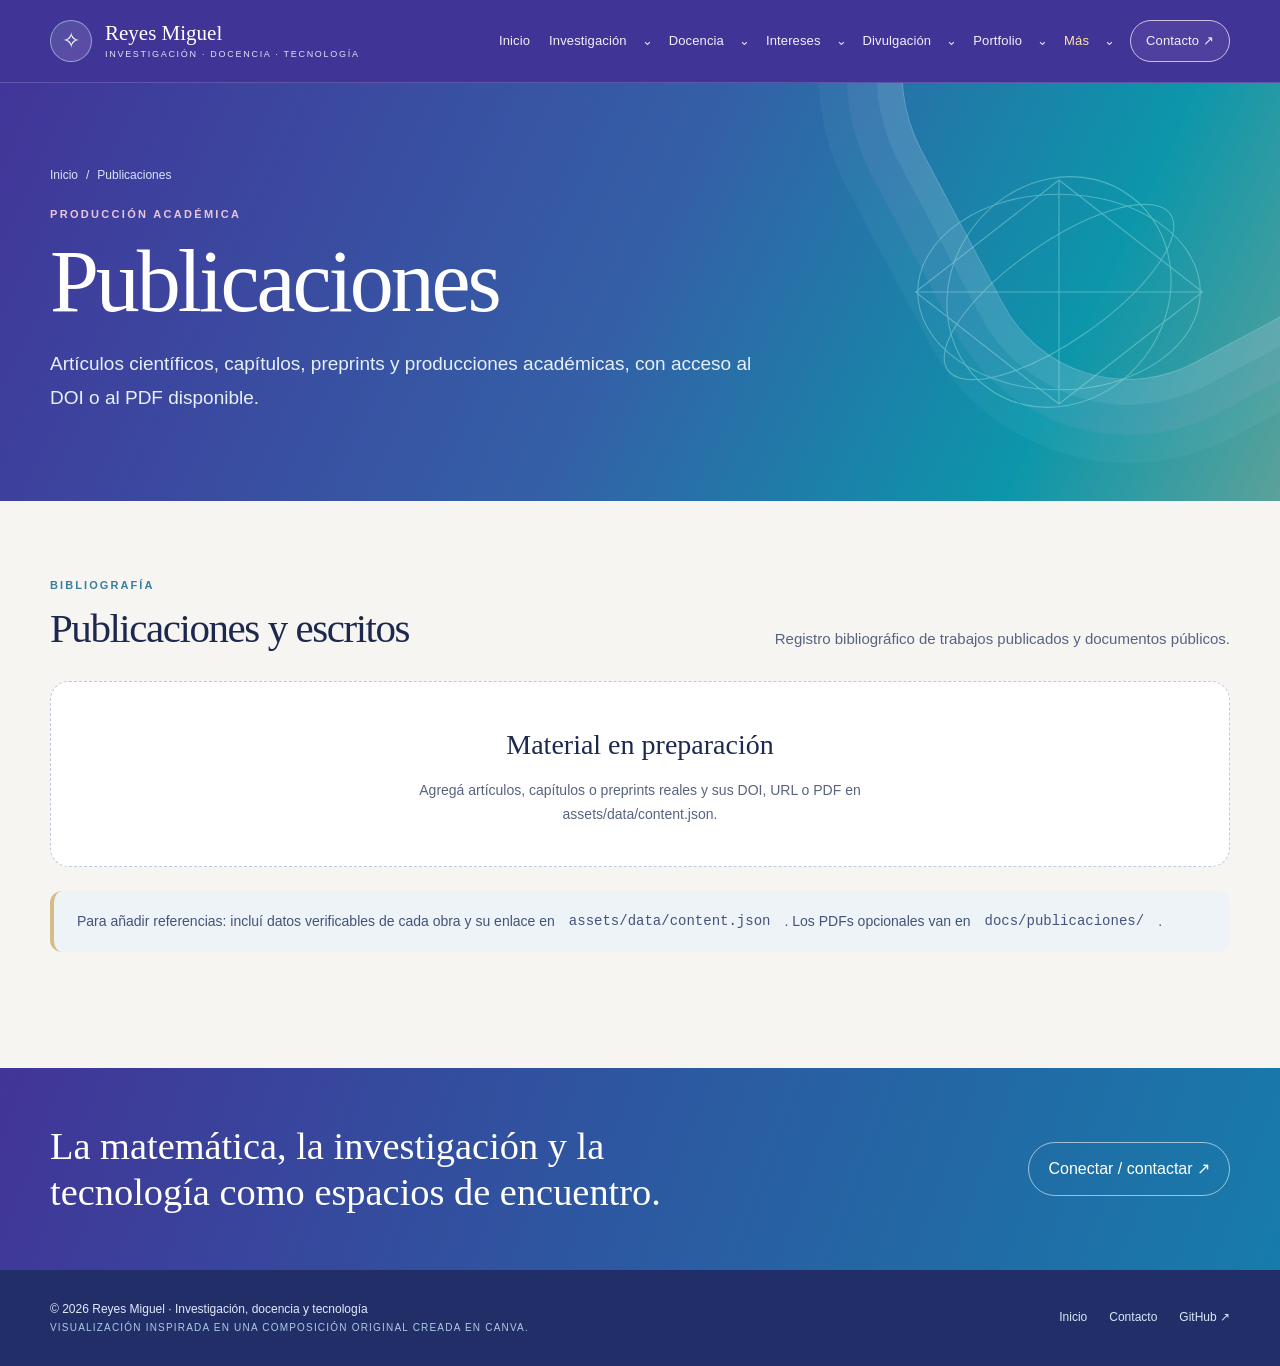
<file: publicaciones.html>
<!doctype html>
<html lang="es"><head>
<meta charset="utf-8"><meta name="viewport" content="width=device-width,initial-scale=1">
<meta name="theme-color" content="#41359b"><meta name="description" content="Publicaciones y producción académica de Reyes Miguel.">
<meta property="og:type" content="website"><meta property="og:title" content="Publicaciones | Reyes Miguel">
<meta property="og:description" content="Publicaciones y producción académica de Reyes Miguel.">
<meta property="og:image" content="assets/img/portada-webSite.jpg">
<link rel="icon" href="assets/img/favicon.svg" type="image/svg+xml">
<link rel="stylesheet" href="assets/css/styles.css">
<script defer src="assets/js/main.js"></script>
<title>Publicaciones | Reyes Miguel</title>
</head><body data-root="" data-page="Publicaciones">
<a class="skip-link" href="#main">Saltar al contenido</a>
<header class="site-header"><div class="container header-inner">
<a class="brand" href="index.html" aria-label="Reyes Miguel, volver al inicio"><span class="brand-symbol" aria-hidden="true">✧</span><span class="brand-copy">Reyes Miguel<small>INVESTIGACIÓN · DOCENCIA · TECNOLOGÍA</small></span></a>
<button id="menu-toggle" class="menu-toggle" type="button" aria-label="Mostrar u ocultar el menú" aria-expanded="false" aria-controls="primary-nav">☰</button>
<nav id="primary-nav" class="nav" aria-label="Navegación principal"><div class="nav-entry"><a class="nav-link" href="index.html">Inicio</a></div><div class="nav-entry"><a class="nav-link" href="research.html">Investigación</a><button type="button" class="nav-trigger" aria-label="Desplegar Investigación" aria-expanded="false" aria-controls="nav-dropdown-1">⌄</button><div class="dropdown" id="nav-dropdown-1"><a href="research.html">Panorama</a><a href="research/salud/">Salud computacional</a><a href="research/IA_imagenes_medicas/">IA e imágenes médicas</a></div></div><div class="nav-entry"><a class="nav-link" href="teaching.html">Docencia</a><button type="button" class="nav-trigger" aria-label="Desplegar Docencia" aria-expanded="false" aria-controls="nav-dropdown-2">⌄</button><div class="dropdown" id="nav-dropdown-2"><a href="teaching.html">Todos los materiales</a><a href="teaching.html#materiales">Apuntes y guías</a><a href="teaching.html#materiales">Presentaciones PDF</a></div></div><div class="nav-entry"><a class="nav-link" href="intereses.html">Intereses</a><button type="button" class="nav-trigger" aria-label="Desplegar Intereses" aria-expanded="false" aria-controls="nav-dropdown-3">⌄</button><div class="dropdown" id="nav-dropdown-3"><a href="intereses.html">Áreas de interés</a><a href="intereses.html#grafos">Redes y grafos</a><a href="intereses.html#matematica">Matemática aplicada</a></div></div><div class="nav-entry"><a class="nav-link" href="divulgacion.html">Divulgación</a><button type="button" class="nav-trigger" aria-label="Desplegar Divulgación" aria-expanded="false" aria-controls="nav-dropdown-4">⌄</button><div class="dropdown" id="nav-dropdown-4"><a href="divulgacion.html">Recursos de divulgación</a><a href="conferencias.html">Conferencias y congresos</a><a href="publicaciones.html">Publicaciones</a></div></div><div class="nav-entry"><a class="nav-link" href="portfolio.html">Portfolio</a><button type="button" class="nav-trigger" aria-label="Desplegar Portfolio" aria-expanded="false" aria-controls="nav-dropdown-5">⌄</button><div class="dropdown" id="nav-dropdown-5"><a href="portfolio.html">Explorar proyectos</a><a href="portfolio.html#areas">Desarrollo de software</a><a href="portfolio.html#areas">Ciencia de datos e IA</a></div></div><div class="nav-entry"><a class="nav-link" href="cv.html" aria-current="page">Más</a><button type="button" class="nav-trigger" aria-label="Desplegar Más" aria-expanded="false" aria-controls="nav-dropdown-6">⌄</button><div class="dropdown" id="nav-dropdown-6"><a href="cv.html">Currículum vitae</a><a href="publicaciones.html">Publicaciones</a><a href="conferencias.html">Conferencias</a><a href="contacto.html">Contacto</a></div></div><a class="nav-link nav-special" href="contacto.html">Contacto ↗</a><div class="mobile-nav-note">Elegí un título para abrir su página o la flecha para desplegar sus subsecciones.</div></nav>
</div></header>
<main id="main" class="page-main"><section class="interior-hero"><svg class="hero-wire" viewBox="0 0 300 230" aria-hidden="true"><g fill="none" stroke="#b7f0e8" stroke-width="1"><ellipse cx="150" cy="115" rx="130" ry="90"/><ellipse cx="150" cy="115" rx="99" ry="110" transform="rotate(37 150 115)"/><ellipse cx="150" cy="115" rx="125" ry="45" transform="rotate(-35 150 115)"/><path d="M18 115 150 12 282 115 150 218zM18 115l264 0M150 12v206"/></g></svg>
<div class="container inner-hero-content"><div class="breadcrumbs"><a href="index.html">Inicio</a><span> / </span><span>Publicaciones</span></div>
<div class="inner-kicker">PRODUCCIÓN ACADÉMICA</div><h1>Publicaciones</h1><p>Artículos científicos, capítulos, preprints y producciones académicas, con acceso al DOI o al PDF disponible.</p></div></section>
<section class="content-section"><div class="container"><div class="section-title-row"><div><span class="eyebrow">Bibliografía</span><h2>Publicaciones y escritos</h2></div><p>Registro bibliográfico de trabajos publicados y documentos públicos.</p></div><div id="publications-list" class="data-list" aria-live="polite"></div><div class="info-strip">Para añadir referencias: incluí datos verificables de cada obra y su enlace en <code>assets/data/content.json</code>. Los PDFs opcionales van en <code>docs/publicaciones/</code>.</div></div></section><section class="page-end-cta"><div class="container page-end-cta-inner"><p>La matemática, la investigación y la tecnología como espacios de encuentro.</p><a class="light-outline" href="contacto.html">Conectar / contactar ↗</a></div></section></main>
<footer class="site-footer"><div class="container footer-inner"><div><div>© <span data-year></span> Reyes Miguel · Investigación, docencia y tecnología</div><div class="footer-micro">Visualización inspirada en una composición original creada en Canva.</div></div><div class="footer-links"><a href="index.html">Inicio</a><a href="contacto.html">Contacto</a><a data-github href="https://github.com/migue212852" target="_blank" rel="noopener noreferrer">GitHub ↗</a></div></div></footer>
</body></html>
</file>
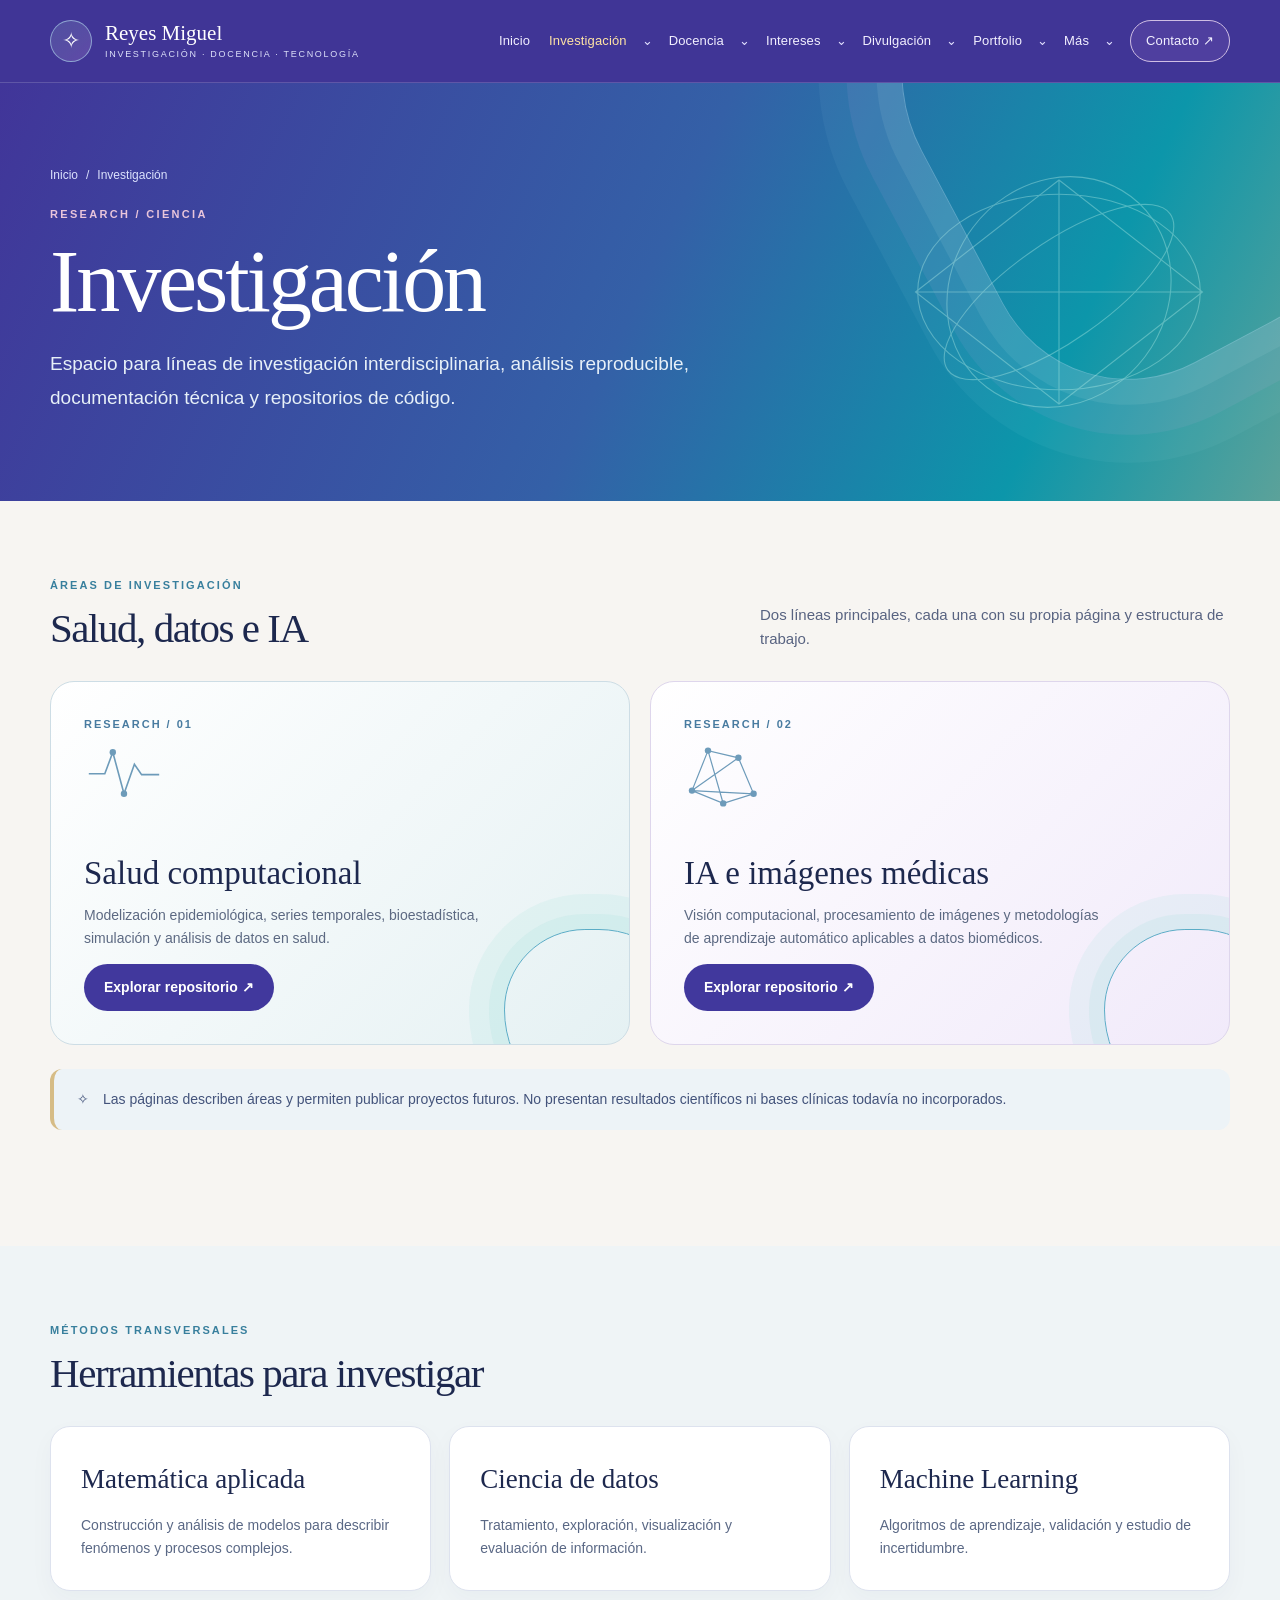
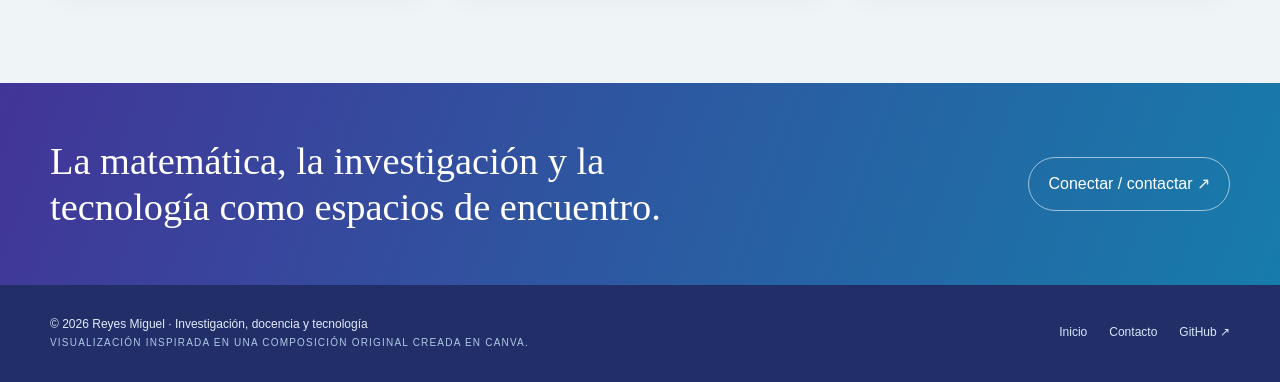
<file: research.html>
<!doctype html>
<html lang="es"><head>
<meta charset="utf-8"><meta name="viewport" content="width=device-width,initial-scale=1">
<meta name="theme-color" content="#41359b"><meta name="description" content="Investigación en salud computacional e inteligencia artificial para imágenes médicas.">
<meta property="og:type" content="website"><meta property="og:title" content="Investigación / Research | Reyes Miguel">
<meta property="og:description" content="Investigación en salud computacional e inteligencia artificial para imágenes médicas.">
<meta property="og:image" content="assets/img/portada-webSite.jpg">
<link rel="icon" href="assets/img/favicon.svg" type="image/svg+xml">
<link rel="stylesheet" href="assets/css/styles.css">
<script defer src="assets/js/main.js"></script>
<title>Investigación / Research | Reyes Miguel</title>
</head><body data-root="" data-page="Investigación">
<a class="skip-link" href="#main">Saltar al contenido</a>
<header class="site-header"><div class="container header-inner">
<a class="brand" href="index.html" aria-label="Reyes Miguel, volver al inicio"><span class="brand-symbol" aria-hidden="true">✧</span><span class="brand-copy">Reyes Miguel<small>INVESTIGACIÓN · DOCENCIA · TECNOLOGÍA</small></span></a>
<button id="menu-toggle" class="menu-toggle" type="button" aria-label="Mostrar u ocultar el menú" aria-expanded="false" aria-controls="primary-nav">☰</button>
<nav id="primary-nav" class="nav" aria-label="Navegación principal"><div class="nav-entry"><a class="nav-link" href="index.html">Inicio</a></div><div class="nav-entry"><a class="nav-link" href="research.html" aria-current="page">Investigación</a><button type="button" class="nav-trigger" aria-label="Desplegar Investigación" aria-expanded="false" aria-controls="nav-dropdown-1">⌄</button><div class="dropdown" id="nav-dropdown-1"><a href="research.html">Panorama</a><a href="research/salud/">Salud computacional</a><a href="research/IA_imagenes_medicas/">IA e imágenes médicas</a></div></div><div class="nav-entry"><a class="nav-link" href="teaching.html">Docencia</a><button type="button" class="nav-trigger" aria-label="Desplegar Docencia" aria-expanded="false" aria-controls="nav-dropdown-2">⌄</button><div class="dropdown" id="nav-dropdown-2"><a href="teaching.html">Todos los materiales</a><a href="teaching.html#materiales">Apuntes y guías</a><a href="teaching.html#materiales">Presentaciones PDF</a></div></div><div class="nav-entry"><a class="nav-link" href="intereses.html">Intereses</a><button type="button" class="nav-trigger" aria-label="Desplegar Intereses" aria-expanded="false" aria-controls="nav-dropdown-3">⌄</button><div class="dropdown" id="nav-dropdown-3"><a href="intereses.html">Áreas de interés</a><a href="intereses.html#grafos">Redes y grafos</a><a href="intereses.html#matematica">Matemática aplicada</a></div></div><div class="nav-entry"><a class="nav-link" href="divulgacion.html">Divulgación</a><button type="button" class="nav-trigger" aria-label="Desplegar Divulgación" aria-expanded="false" aria-controls="nav-dropdown-4">⌄</button><div class="dropdown" id="nav-dropdown-4"><a href="divulgacion.html">Recursos de divulgación</a><a href="conferencias.html">Conferencias y congresos</a><a href="publicaciones.html">Publicaciones</a></div></div><div class="nav-entry"><a class="nav-link" href="portfolio.html">Portfolio</a><button type="button" class="nav-trigger" aria-label="Desplegar Portfolio" aria-expanded="false" aria-controls="nav-dropdown-5">⌄</button><div class="dropdown" id="nav-dropdown-5"><a href="portfolio.html">Explorar proyectos</a><a href="portfolio.html#areas">Desarrollo de software</a><a href="portfolio.html#areas">Ciencia de datos e IA</a></div></div><div class="nav-entry"><a class="nav-link" href="cv.html">Más</a><button type="button" class="nav-trigger" aria-label="Desplegar Más" aria-expanded="false" aria-controls="nav-dropdown-6">⌄</button><div class="dropdown" id="nav-dropdown-6"><a href="cv.html">Currículum vitae</a><a href="publicaciones.html">Publicaciones</a><a href="conferencias.html">Conferencias</a><a href="contacto.html">Contacto</a></div></div><a class="nav-link nav-special" href="contacto.html">Contacto ↗</a><div class="mobile-nav-note">Elegí un título para abrir su página o la flecha para desplegar sus subsecciones.</div></nav>
</div></header>
<main id="main" class="page-main"><section class="interior-hero"><svg class="hero-wire" viewBox="0 0 300 230" aria-hidden="true"><g fill="none" stroke="#b7f0e8" stroke-width="1"><ellipse cx="150" cy="115" rx="130" ry="90"/><ellipse cx="150" cy="115" rx="99" ry="110" transform="rotate(37 150 115)"/><ellipse cx="150" cy="115" rx="125" ry="45" transform="rotate(-35 150 115)"/><path d="M18 115 150 12 282 115 150 218zM18 115l264 0M150 12v206"/></g></svg>
<div class="container inner-hero-content"><div class="breadcrumbs"><a href="index.html">Inicio</a><span> / </span><span>Investigación</span></div>
<div class="inner-kicker">RESEARCH / CIENCIA</div><h1>Investigación</h1><p>Espacio para líneas de investigación interdisciplinaria, análisis reproducible, documentación técnica y repositorios de código.</p></div></section>
<section class="content-section"><div class="container"><div class="section-title-row"><div><span class="eyebrow">Áreas de investigación</span><h2>Salud, datos e IA</h2></div><p>Dos líneas principales, cada una con su propia página y estructura de trabajo.</p></div>
<div class="two-col"><article class="research-feature"><div class="step">RESEARCH / 01</div><svg class="icon-network" viewBox="0 0 100 100" aria-hidden="true"><g fill="none" stroke="currentColor" stroke-width="2"><path d="M6 51h20l10-27 14 52 13-37 9 13h22"/></g><circle cx="36" cy="24" r="4" fill="currentColor"/><circle cx="50" cy="76" r="4" fill="currentColor"/></svg><h3>Salud computacional</h3><p>Modelización epidemiológica, series temporales, bioestadística, simulación y análisis de datos en salud.</p><a class="btn btn-primary" href="research/salud/">Explorar repositorio ↗</a><div class="feature-decor" aria-hidden="true"></div></article>
<article class="research-feature violet"><div class="step">RESEARCH / 02</div><svg class="icon-network" viewBox="0 0 100 100" aria-hidden="true"><g fill="none" stroke="currentColor" stroke-width="1.5"><path d="M10 72 30 22 68 31 87 76 49 88zM10 72 68 31M30 22l19 66 38-12M10 72l77 4"/></g><g fill="currentColor"><circle cx="10" cy="72" r="4"/><circle cx="30" cy="22" r="4"/><circle cx="68" cy="31" r="4"/><circle cx="87" cy="76" r="4"/><circle cx="49" cy="88" r="4"/></g></svg><h3>IA e imágenes médicas</h3><p>Visión computacional, procesamiento de imágenes y metodologías de aprendizaje automático aplicables a datos biomédicos.</p><a class="btn btn-primary" href="research/IA_imagenes_medicas/">Explorar repositorio ↗</a><div class="feature-decor" aria-hidden="true"></div></article></div>
<div class="info-strip"><span aria-hidden="true">✧</span><span>Las páginas describen áreas y permiten publicar proyectos futuros. No presentan resultados científicos ni bases clínicas todavía no incorporados.</span></div></div></section>
<section class="content-section soft"><div class="container"><div class="section-title-row"><div><span class="eyebrow">Métodos transversales</span><h2>Herramientas para investigar</h2></div></div><div class="three-col"><article class="panel"><h3>Matemática aplicada</h3><p>Construcción y análisis de modelos para describir fenómenos y procesos complejos.</p></article><article class="panel"><h3>Ciencia de datos</h3><p>Tratamiento, exploración, visualización y evaluación de información.</p></article><article class="panel"><h3>Machine Learning</h3><p>Algoritmos de aprendizaje, validación y estudio de incertidumbre.</p></article></div></div></section><section class="page-end-cta"><div class="container page-end-cta-inner"><p>La matemática, la investigación y la tecnología como espacios de encuentro.</p><a class="light-outline" href="contacto.html">Conectar / contactar ↗</a></div></section></main>
<footer class="site-footer"><div class="container footer-inner"><div><div>© <span data-year></span> Reyes Miguel · Investigación, docencia y tecnología</div><div class="footer-micro">Visualización inspirada en una composición original creada en Canva.</div></div><div class="footer-links"><a href="index.html">Inicio</a><a href="contacto.html">Contacto</a><a data-github href="https://github.com/migue212852" target="_blank" rel="noopener noreferrer">GitHub ↗</a></div></div></footer>
</body></html>
</file>
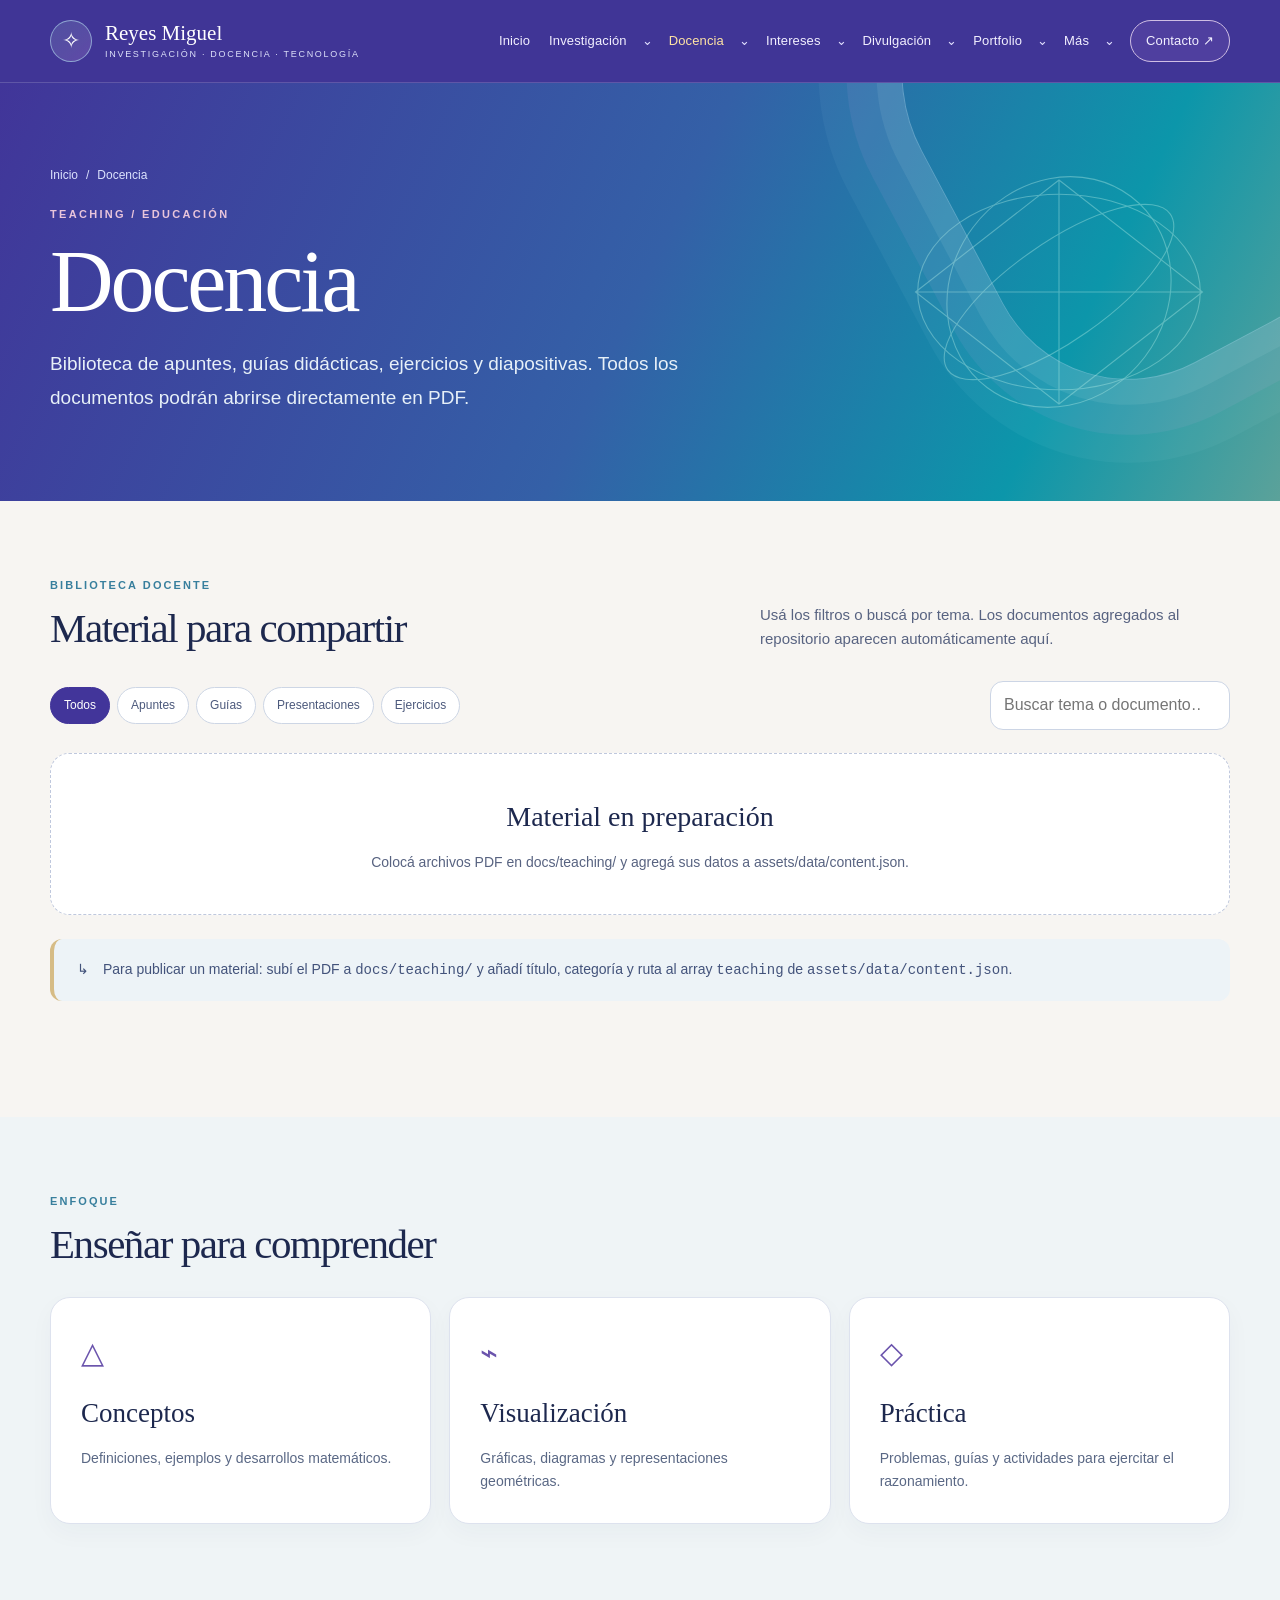
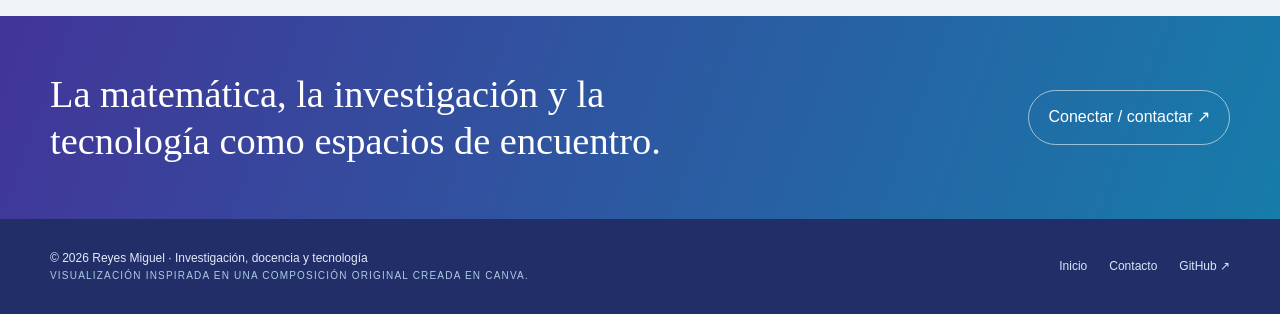
<file: teaching.html>
<!doctype html>
<html lang="es"><head>
<meta charset="utf-8"><meta name="viewport" content="width=device-width,initial-scale=1">
<meta name="theme-color" content="#41359b"><meta name="description" content="Materiales de matemática, docencia y aprendizaje en formato PDF.">
<meta property="og:type" content="website"><meta property="og:title" content="Docencia / Teaching | Reyes Miguel">
<meta property="og:description" content="Materiales de matemática, docencia y aprendizaje en formato PDF.">
<meta property="og:image" content="assets/img/portada-webSite.jpg">
<link rel="icon" href="assets/img/favicon.svg" type="image/svg+xml">
<link rel="stylesheet" href="assets/css/styles.css">
<script defer src="assets/js/main.js"></script>
<title>Docencia / Teaching | Reyes Miguel</title>
</head><body data-root="" data-page="Docencia">
<a class="skip-link" href="#main">Saltar al contenido</a>
<header class="site-header"><div class="container header-inner">
<a class="brand" href="index.html" aria-label="Reyes Miguel, volver al inicio"><span class="brand-symbol" aria-hidden="true">✧</span><span class="brand-copy">Reyes Miguel<small>INVESTIGACIÓN · DOCENCIA · TECNOLOGÍA</small></span></a>
<button id="menu-toggle" class="menu-toggle" type="button" aria-label="Mostrar u ocultar el menú" aria-expanded="false" aria-controls="primary-nav">☰</button>
<nav id="primary-nav" class="nav" aria-label="Navegación principal"><div class="nav-entry"><a class="nav-link" href="index.html">Inicio</a></div><div class="nav-entry"><a class="nav-link" href="research.html">Investigación</a><button type="button" class="nav-trigger" aria-label="Desplegar Investigación" aria-expanded="false" aria-controls="nav-dropdown-1">⌄</button><div class="dropdown" id="nav-dropdown-1"><a href="research.html">Panorama</a><a href="research/salud/">Salud computacional</a><a href="research/IA_imagenes_medicas/">IA e imágenes médicas</a></div></div><div class="nav-entry"><a class="nav-link" href="teaching.html" aria-current="page">Docencia</a><button type="button" class="nav-trigger" aria-label="Desplegar Docencia" aria-expanded="false" aria-controls="nav-dropdown-2">⌄</button><div class="dropdown" id="nav-dropdown-2"><a href="teaching.html">Todos los materiales</a><a href="teaching.html#materiales">Apuntes y guías</a><a href="teaching.html#materiales">Presentaciones PDF</a></div></div><div class="nav-entry"><a class="nav-link" href="intereses.html">Intereses</a><button type="button" class="nav-trigger" aria-label="Desplegar Intereses" aria-expanded="false" aria-controls="nav-dropdown-3">⌄</button><div class="dropdown" id="nav-dropdown-3"><a href="intereses.html">Áreas de interés</a><a href="intereses.html#grafos">Redes y grafos</a><a href="intereses.html#matematica">Matemática aplicada</a></div></div><div class="nav-entry"><a class="nav-link" href="divulgacion.html">Divulgación</a><button type="button" class="nav-trigger" aria-label="Desplegar Divulgación" aria-expanded="false" aria-controls="nav-dropdown-4">⌄</button><div class="dropdown" id="nav-dropdown-4"><a href="divulgacion.html">Recursos de divulgación</a><a href="conferencias.html">Conferencias y congresos</a><a href="publicaciones.html">Publicaciones</a></div></div><div class="nav-entry"><a class="nav-link" href="portfolio.html">Portfolio</a><button type="button" class="nav-trigger" aria-label="Desplegar Portfolio" aria-expanded="false" aria-controls="nav-dropdown-5">⌄</button><div class="dropdown" id="nav-dropdown-5"><a href="portfolio.html">Explorar proyectos</a><a href="portfolio.html#areas">Desarrollo de software</a><a href="portfolio.html#areas">Ciencia de datos e IA</a></div></div><div class="nav-entry"><a class="nav-link" href="cv.html">Más</a><button type="button" class="nav-trigger" aria-label="Desplegar Más" aria-expanded="false" aria-controls="nav-dropdown-6">⌄</button><div class="dropdown" id="nav-dropdown-6"><a href="cv.html">Currículum vitae</a><a href="publicaciones.html">Publicaciones</a><a href="conferencias.html">Conferencias</a><a href="contacto.html">Contacto</a></div></div><a class="nav-link nav-special" href="contacto.html">Contacto ↗</a><div class="mobile-nav-note">Elegí un título para abrir su página o la flecha para desplegar sus subsecciones.</div></nav>
</div></header>
<main id="main" class="page-main"><section class="interior-hero"><svg class="hero-wire" viewBox="0 0 300 230" aria-hidden="true"><g fill="none" stroke="#b7f0e8" stroke-width="1"><ellipse cx="150" cy="115" rx="130" ry="90"/><ellipse cx="150" cy="115" rx="99" ry="110" transform="rotate(37 150 115)"/><ellipse cx="150" cy="115" rx="125" ry="45" transform="rotate(-35 150 115)"/><path d="M18 115 150 12 282 115 150 218zM18 115l264 0M150 12v206"/></g></svg>
<div class="container inner-hero-content"><div class="breadcrumbs"><a href="index.html">Inicio</a><span> / </span><span>Docencia</span></div>
<div class="inner-kicker">TEACHING / EDUCACIÓN</div><h1>Docencia</h1><p>Biblioteca de apuntes, guías didácticas, ejercicios y diapositivas. Todos los documentos podrán abrirse directamente en PDF.</p></div></section>
<section class="content-section" id="materiales"><div class="container"><div class="section-title-row"><div><span class="eyebrow">Biblioteca docente</span><h2>Material para compartir</h2></div><p>Usá los filtros o buscá por tema. Los documentos agregados al repositorio aparecen automáticamente aquí.</p></div>
<div class="controls"><div class="filters" aria-label="Filtrar materiales"><button type="button" class="filter active" data-teaching-filter="Todos" aria-pressed="true">Todos</button><button type="button" class="filter" data-teaching-filter="Apuntes" aria-pressed="false">Apuntes</button><button type="button" class="filter" data-teaching-filter="Guías" aria-pressed="false">Guías</button><button type="button" class="filter" data-teaching-filter="Presentaciones" aria-pressed="false">Presentaciones</button><button type="button" class="filter" data-teaching-filter="Ejercicios" aria-pressed="false">Ejercicios</button></div><label><span class="sr-only">Buscar por título o tema</span><input type="search" id="teaching-search" class="search-field" placeholder="Buscar tema o documento…"></label></div>
<div id="teaching-list" class="data-list" aria-live="polite"></div>
<div class="info-strip"><span aria-hidden="true">↳</span><span>Para publicar un material: subí el PDF a <code>docs/teaching/</code> y añadí título, categoría y ruta al array <code>teaching</code> de <code>assets/data/content.json</code>.</span></div>
</div></section>
<section class="content-section soft"><div class="container"><div class="section-title-row"><div><span class="eyebrow">Enfoque</span><h2>Enseñar para comprender</h2></div></div><div class="three-col"><article class="panel"><div class="panel-icon">△</div><h3>Conceptos</h3><p>Definiciones, ejemplos y desarrollos matemáticos.</p></article><article class="panel"><div class="panel-icon">⌁</div><h3>Visualización</h3><p>Gráficas, diagramas y representaciones geométricas.</p></article><article class="panel"><div class="panel-icon">◇</div><h3>Práctica</h3><p>Problemas, guías y actividades para ejercitar el razonamiento.</p></article></div></div></section><section class="page-end-cta"><div class="container page-end-cta-inner"><p>La matemática, la investigación y la tecnología como espacios de encuentro.</p><a class="light-outline" href="contacto.html">Conectar / contactar ↗</a></div></section></main>
<footer class="site-footer"><div class="container footer-inner"><div><div>© <span data-year></span> Reyes Miguel · Investigación, docencia y tecnología</div><div class="footer-micro">Visualización inspirada en una composición original creada en Canva.</div></div><div class="footer-links"><a href="index.html">Inicio</a><a href="contacto.html">Contacto</a><a data-github href="https://github.com/migue212852" target="_blank" rel="noopener noreferrer">GitHub ↗</a></div></div></footer>
</body></html>
</file>
<file: assets/css/styles.css>
/* Miguel Reyes Tech · Version Canva Spectrum */
:root{--violet:#41359b;--indigo:#354b9d;--blue:#2073ad;--cyan:#0d98b1;--teal:#169cac;--mint:#b3eee4;--orchid:#e9a5ed;--lavender:#c4c4ff;--mustard:#dfc184;--sand:#ede0bb;--cream:#f7f5f2;--paper:#fffefa;--ink:#1d284e;--muted:#586381;--line:#d6dbe9;--font-display:Georgia,'Times New Roman',serif;--font-body:Inter,'Segoe UI',Arial,sans-serif;--shadow:0 18px 48px rgba(30,41,92,.12);--max:1180px}
*{box-sizing:border-box}html{scroll-behavior:smooth}body{margin:0;font-family:var(--font-body);background:var(--cream);color:var(--ink);line-height:1.65;-webkit-font-smoothing:antialiased}img{max-width:100%;display:block}a{color:inherit}button,input{font:inherit}button{cursor:pointer}::selection{background:#b8e3dc;color:#14244a}:focus-visible{outline:3px solid var(--mustard);outline-offset:4px}.sr-only{position:absolute!important;width:1px;height:1px;padding:0;margin:-1px;overflow:hidden;clip:rect(0,0,0,0);white-space:nowrap;border:0}.container{width:min(calc(100% - 48px),var(--max));margin-inline:auto}.skip-link{position:fixed;z-index:100;top:-80px;left:16px;color:var(--ink);background:var(--sand);padding:10px 18px;border-radius:12px}.skip-link:focus{top:12px}
.site-header{position:relative;z-index:30;color:#fff;background:#403596;border-bottom:1px solid rgba(255,255,255,.16)}.header-inner{min-height:82px;display:flex;align-items:center;justify-content:space-between;gap:22px}.brand{color:#fff;display:flex;align-items:center;gap:13px;text-decoration:none;flex-shrink:0}.brand-symbol{width:42px;height:42px;border:1px solid rgba(191,237,248,.55);border-radius:50%;display:grid;place-items:center;font-family:var(--font-display);font-size:22px;background:linear-gradient(140deg,rgba(172,238,226,.15),rgba(236,173,244,.18))}.brand-copy{font-family:var(--font-display);font-size:21px;line-height:1.05}.brand-copy small{font-family:var(--font-body);font-size:9px;display:block;letter-spacing:.19em;margin-top:6px;color:#dde1fa}.nav{display:flex;gap:1px;align-items:center}.nav-entry{position:relative;display:flex;align-items:center;border-radius:10px}.nav-link{font-size:13px;letter-spacing:.01em;color:#f2f0ff;text-decoration:none;padding:10px 9px;white-space:nowrap;display:block}.nav-link:hover,.nav-link[aria-current=page]{color:#ffe4a4}.nav-trigger{border:0;color:#e2e0ff;background:transparent;font-size:13px;width:23px;height:31px;padding:0;transition:transform .2s}.nav-entry.open>.nav-trigger{transform:rotate(180deg)}.dropdown{display:none;position:absolute;top:calc(100% + 11px);left:0;min-width:230px;padding:9px;background:#fffefa;border-radius:14px;box-shadow:var(--shadow);border:1px solid #e4e5eb}.nav-entry.open>.dropdown{display:grid;gap:1px}.dropdown a{display:block;text-decoration:none;color:var(--ink);font-size:13px;padding:10px 12px;border-radius:8px}.dropdown a:hover,.dropdown a:focus-visible{background:#ecedf8;color:#403596}.dropdown:before{content:"";position:absolute;top:-12px;height:12px;width:100%;left:0}.nav-special{border:1px solid #cfbee4;border-radius:999px;padding:9px 15px;margin-left:8px;background:rgba(233,165,237,.09)}.menu-toggle{display:none;border:1px solid rgba(255,255,255,.45);background:transparent;color:#fff;width:44px;height:44px;border-radius:12px;font-size:20px}
.home-main{background:linear-gradient(180deg,#118da8 0,#cadad5 80%,#f7f5f2 100%)}.cover{position:relative;overflow:hidden;background:#41359b;isolation:isolate}.cover-art{display:block;width:100%;height:auto;aspect-ratio:16/9;object-fit:contain}.cover-canvas{position:absolute;inset:0;width:100%;height:100%;pointer-events:none;z-index:1}.cover-link{position:absolute;z-index:2;display:block;border-radius:5px;border:1px solid transparent;outline-offset:3px;transform:translateZ(0)}.cover-link:focus-visible,.cover-link:hover{border-color:rgba(228,242,255,.72);background:rgba(226,236,250,.08);box-shadow:0 0 25px rgba(205,232,249,.18)}.cover-link:hover:after{content:"↗";position:absolute;color:white;right:0;top:-1.2em;font-size:12px}.cover-caption{background:#41359b;color:#e0e4f6;letter-spacing:.13em;text-transform:uppercase;font-size:10px;padding:10px 24px;text-align:center}.entry-section{background:linear-gradient(180deg,#edf4f0 0,var(--cream) 65%);padding:78px 0 95px}.eyebrow{font-weight:700;letter-spacing:.19em;text-transform:uppercase;font-size:11px;color:#387f9d}.split-head{display:grid;grid-template-columns:1.2fr .8fr;gap:38px;align-items:end;margin-bottom:28px}h1,h2,h3,p{margin-top:0}h1,h2,.display-serif{font-family:var(--font-display);font-weight:400;line-height:1.12;letter-spacing:-.035em}h1{font-size:clamp(51px,6.5vw,94px)}h2{font-size:clamp(35px,4vw,62px)}.split-head h2{margin:10px 0 0}.split-head p{max-width:400px;margin-bottom:6px;color:var(--muted)}.section-grid{display:grid;grid-template-columns:repeat(3,1fr);gap:16px}.section-tile{min-height:235px;position:relative;overflow:hidden;text-decoration:none;background:#fff;border:1px solid #d9e1eb;padding:27px;border-radius:21px;box-shadow:0 9px 18px rgba(20,42,87,.04);transition:transform .2s,box-shadow .2s}.section-tile:hover{transform:translateY(-4px);box-shadow:var(--shadow)}.tile-no{font-size:11px;letter-spacing:.15em;font-weight:700;color:#5e87aa}.section-tile h3{font-family:var(--font-display);font-weight:400;font-size:31px;line-height:1.1;margin:30px 0 12px}.section-tile p{font-size:13px;color:#5c6984;margin:0;max-width:270px}.tile-arrow{position:absolute;right:24px;top:25px;color:#399aaf;font-size:23px}.section-tile::after{content:"";position:absolute;bottom:-70px;right:-63px;width:175px;height:175px;border:1px solid rgba(29,143,177,.2);border-radius:38% 62% 57% 43%;box-shadow:0 0 0 18px rgba(79,139,200,.035),0 0 0 38px rgba(175,141,211,.035);transform:rotate(-35deg)}.home-quote{padding:72px 0;background:linear-gradient(108deg,#41409b,#0e8dab 82%);color:white}.home-quote-inner{display:flex;align-items:center;justify-content:space-between;gap:35px}.home-quote p{font-family:var(--font-display);font-size:clamp(28px,3.8vw,52px);line-height:1.13;max-width:720px;margin:0}.light-outline{color:#fff;text-decoration:none;border:1px solid rgba(255,255,255,.56);padding:13px 19px;border-radius:100px;white-space:nowrap}.light-outline:hover{background:#ffffff22}
.page-main{background:var(--cream)}.interior-hero{color:#fff;position:relative;overflow:hidden;background:linear-gradient(115deg,#413599 0%,#3460a7 50%,#0c96aa 81%,#9aab8d 115%);padding:83px 0 87px;min-height:315px}.interior-hero:after{content:"";pointer-events:none;position:absolute;border:1px solid rgba(203,227,246,.36);width:480px;height:480px;right:-130px;top:-220px;border-radius:42% 58% 64% 36%;box-shadow:0 0 0 25px rgba(194,234,226,.09),0 0 0 55px rgba(233,166,239,.07),0 0 0 83px rgba(199,235,253,.045);transform:rotate(-28deg)}.inner-hero-content{position:relative;z-index:2}.breadcrumbs{display:flex;align-items:center;gap:8px;font-size:12px;color:#dce2fd;margin-bottom:19px}.breadcrumbs a{text-decoration:none}.breadcrumbs a:hover{text-decoration:underline}.inner-kicker{font-weight:700;font-size:11px;letter-spacing:.21em;color:#e9c5db;text-transform:uppercase}.interior-hero h1{margin:10px 0 16px;font-size:clamp(48px,7vw,88px)}.interior-hero p{font-size:clamp(15px,1.5vw,19px);line-height:1.75;max-width:730px;color:#e7f0f8;margin-bottom:0}.hero-wire{position:absolute;right:4%;top:20%;width:340px;height:250px;opacity:.38;pointer-events:none;z-index:1}.content-section{padding:70px 0 92px}.content-section.soft{background:#eff4f6}.section-title-row{display:flex;align-items:end;justify-content:space-between;gap:24px;margin-bottom:29px}.section-title-row h2{font-size:clamp(30px,3.2vw,47px);margin:9px 0 0}.section-title-row p{max-width:470px;color:var(--muted);font-size:15px;margin:0}.lead{font-size:20px;line-height:1.85;color:#435073;max-width:780px}.accent{color:#3588a0}.two-col{display:grid;grid-template-columns:1fr 1fr;gap:20px}.three-col{display:grid;grid-template-columns:repeat(3,1fr);gap:18px}.panel{padding:30px;border:1px solid #dde2ee;background:#fff;border-radius:20px;box-shadow:0 9px 24px rgba(24,50,99,.035)}.panel-gradient{background:linear-gradient(130deg,#efedff,#ecf5f7 68%,#faf3e9)}.panel-icon{font-size:30px;color:#6a53ac;margin-bottom:13px}.panel h3{font-size:27px;font-family:var(--font-display);font-weight:400;margin:0 0 12px}.panel p{color:#5a6885;font-size:14px;margin:0 0 15px}.panel p:last-child{margin-bottom:0}.panel .micro{font-weight:700;font-size:11px;letter-spacing:.15em;color:#467a9e;text-transform:uppercase}.text-link{font-size:13px;color:#3c5798;text-decoration:none;border-bottom:1px solid currentColor;padding-bottom:3px;font-weight:700}.text-link:hover{color:#137f9f}.btn{display:inline-flex;align-items:center;justify-content:center;gap:12px;padding:12px 20px;text-decoration:none;border-radius:999px;font-size:14px;font-weight:700}.btn-primary{background:#41389d;color:white}.btn-primary:hover{background:#205d9f}.btn-secondary{border:1px solid #8992bf;background:#fff;color:#343d83}.btn-secondary:hover{background:#f1f0ff}.btn[hidden]{display:none!important}.btn-row{display:flex;gap:12px;align-items:center;flex-wrap:wrap}.pill-list{display:flex;flex-wrap:wrap;gap:8px;padding:0;margin:18px 0 0;list-style:none}.pill-list li{background:#e7eff4;border:1px solid #d8e4ef;color:#455b87;border-radius:999px;padding:7px 12px;font-size:12px}.info-strip{display:flex;gap:14px;align-items:flex-start;padding:19px 23px;background:#edf3f7;border-left:4px solid #d6bc86;border-radius:12px;font-size:14px;color:#43537b;margin:24px 0}.info-strip code{word-break:break-word}.empty-state{background:#fff;border:1px dashed #bfc8dd;border-radius:19px;padding:40px;text-align:center}.empty-state strong{font-family:var(--font-display);font-weight:400;font-size:28px}.empty-state p{color:var(--muted);font-size:14px;max-width:570px;margin:11px auto 0}.empty-state code{font-size:13px;background:#eeeefa;padding:2px 4px}.data-list{display:grid;gap:15px}.document-card{padding:23px 25px;border-radius:17px;background:#fff;border:1px solid #dce3ef;display:flex;justify-content:space-between;align-items:center;gap:20px}.doc-meta{font-size:11px;color:#477c9e;font-weight:700;text-transform:uppercase;letter-spacing:.08em}.document-card h3{font-size:23px;font-family:var(--font-display);font-weight:400;margin:4px 0 7px}.document-card p{font-size:13px;color:#596684;margin:0}.doc-link{white-space:nowrap;font-size:12px;text-decoration:none;font-weight:700;color:#44419b;border:1px solid #cecee5;padding:9px 13px;border-radius:25px}.doc-link:hover{background:#f2f0ff}.controls{display:flex;align-items:center;gap:12px;justify-content:space-between;flex-wrap:wrap;margin-bottom:23px}.filters{display:flex;flex-wrap:wrap;gap:7px}.filter{padding:8px 13px;background:#fff;border:1px solid #cdd6e5;color:#4c597c;font-size:12px;border-radius:30px}.filter.active,.filter:hover{background:#42359a;color:#fff;border-color:#42359a}.search-field{padding:10px 13px;border:1px solid #ccd5e5;min-width:240px;border-radius:13px;background:white;color:#2c3557}.research-feature{padding:33px;border-radius:24px;position:relative;overflow:hidden;min-height:280px;background:linear-gradient(135deg,#fff 0,#e5f1f3 100%);border:1px solid #cddde5}.research-feature.violet{background:linear-gradient(135deg,#fff 0,#f1eafa 100%);border-color:#ded6ec}.research-feature .step{font-size:11px;letter-spacing:.18em;color:#487ba0;font-weight:700}.research-feature h3{font:400 33px/1.12 var(--font-display);margin:33px 0 12px}.research-feature p{max-width:430px;font-size:14px;color:#5c6982}.feature-decor{position:absolute;width:190px;height:190px;right:-65px;bottom:-75px;border:1px solid #5aacc6;border-radius:46% 54% 38% 62%;box-shadow:0 0 0 15px #9bdad62b,0 0 0 35px #9bdad626}.icon-network{width:80px;height:80px;opacity:.76;color:#417da5}.track-list{padding-left:22px;color:#586681}.track-list li{margin:9px 0}.file-tree{font-size:12px;white-space:pre;overflow:auto;background:#202b5d;color:#e4e9ff;border-radius:16px;padding:23px;line-height:1.9}.page-end-cta{padding:55px 0;background:linear-gradient(110deg,#423598,#177caa);color:white}.page-end-cta-inner{display:flex;align-items:center;justify-content:space-between;gap:25px}.page-end-cta p{font:400 clamp(26px,3vw,40px)/1.2 var(--font-display);margin:0;max-width:670px}
.site-footer{background:#222e67;color:#e2eafa;padding:30px 0}.footer-inner{display:flex;gap:20px;justify-content:space-between;align-items:center;font-size:12px}.footer-inner a{text-decoration:none;color:#d6e9fb}.footer-inner a:hover{text-decoration:underline}.footer-links{display:flex;gap:22px;flex-wrap:wrap}.footer-micro{letter-spacing:.12em;text-transform:uppercase;font-size:10px;color:#adcae7}.mobile-nav-note{display:none}
@media (max-width:1100px){.header-inner{min-height:75px}.nav-link{padding:9px 5px;font-size:12px}.nav-special{margin-left:4px}.brand-copy{font-size:18px}.brand-symbol{width:37px;height:37px}}
@media (max-width:930px){.menu-toggle{display:block}.header-inner{flex-wrap:wrap}.nav{display:none;width:100%;flex-direction:column;align-items:stretch;padding:0 0 18px;gap:4px}.nav.is-open{display:flex}.nav-entry{display:grid;grid-template-columns:1fr auto;border-bottom:1px solid #ffffff1f}.nav-entry>.nav-link{font-size:15px;padding:11px 8px}.nav-trigger{width:50px;height:44px;font-size:16px}.dropdown{position:static;grid-column:1/-1;box-shadow:none;background:#f1f1fc;margin:0 0 8px;min-width:0}.nav-entry.open>.dropdown{display:grid!important}.nav-special{margin:10px 0 0;text-align:center}.hero-wire{right:-90px;opacity:.23}.split-head{grid-template-columns:1fr}.split-head p{max-width:650px}.section-grid{grid-template-columns:repeat(2,1fr)}.mobile-nav-note{display:block;color:#d9def3;font-size:11px;padding:6px 8px}}
@media (max-width:640px){.container{width:min(calc(100% - 36px),var(--max))}.site-header .container{width:calc(100% - 32px)}.header-inner{min-height:68px}.brand-copy{font-size:17px}.brand-copy small{font-size:8px}.cover-caption{font-size:9px;line-height:1.5}.cover-link:hover:after{display:none}.entry-section{padding:55px 0}.section-grid,.two-col,.three-col{grid-template-columns:1fr}.section-tile{min-height:195px}.section-tile h3{margin-top:22px}.split-head{gap:15px}.home-quote{padding:52px 0}.home-quote-inner,.page-end-cta-inner{align-items:flex-start;flex-direction:column}.interior-hero{padding:58px 0 67px;min-height:270px}.interior-hero h1{font-size:clamp(42px,12vw,70px)}.interior-hero p{font-size:15px}.content-section{padding:48px 0 64px}.section-title-row{display:block}.section-title-row p{margin-top:14px}.panel{padding:22px}.document-card{flex-direction:column;align-items:flex-start}.search-field{min-width:100%;flex:1}.controls{align-items:stretch}.footer-inner{flex-direction:column;align-items:flex-start}.hero-wire{display:none}.research-feature{padding:25px}}
@media (prefers-reduced-motion:reduce){html{scroll-behavior:auto}*,*:before,*:after{transition-duration:.01ms!important;animation-duration:.01ms!important;animation-iteration-count:1!important}}
</file>
